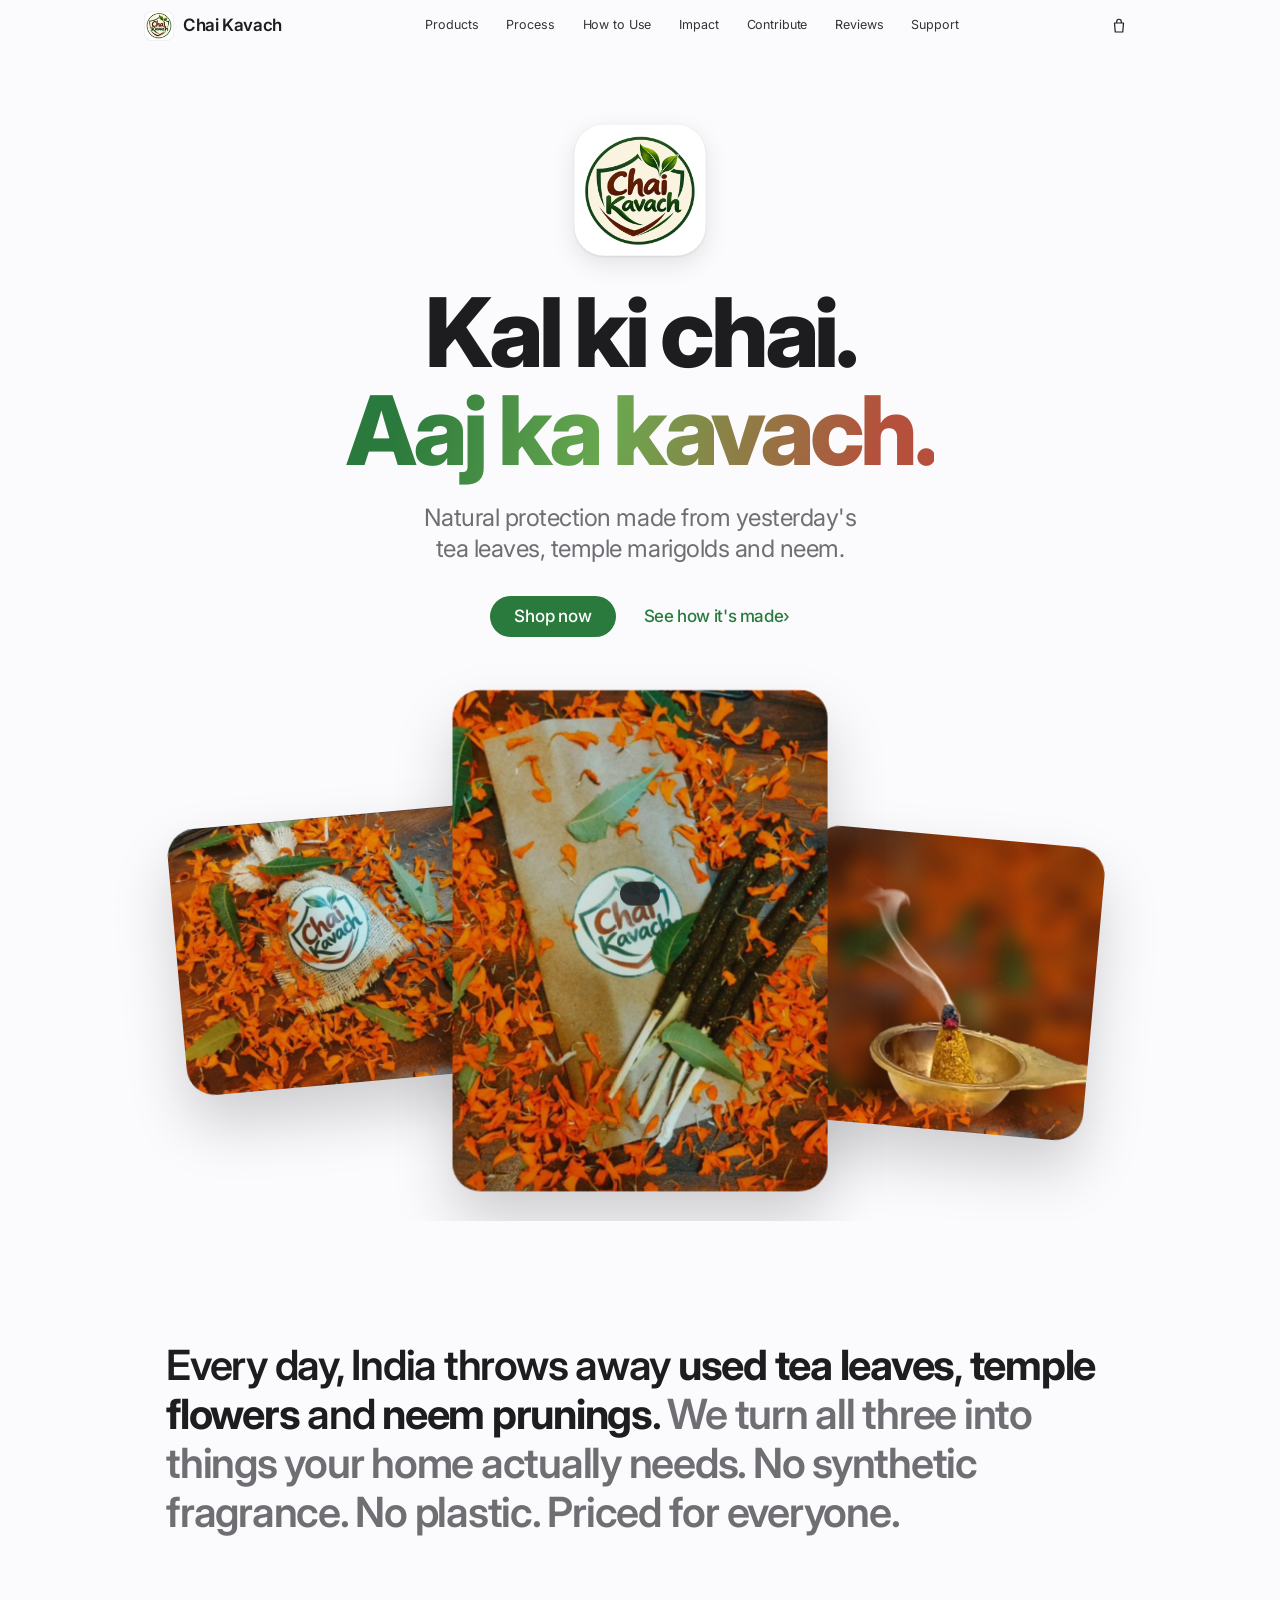
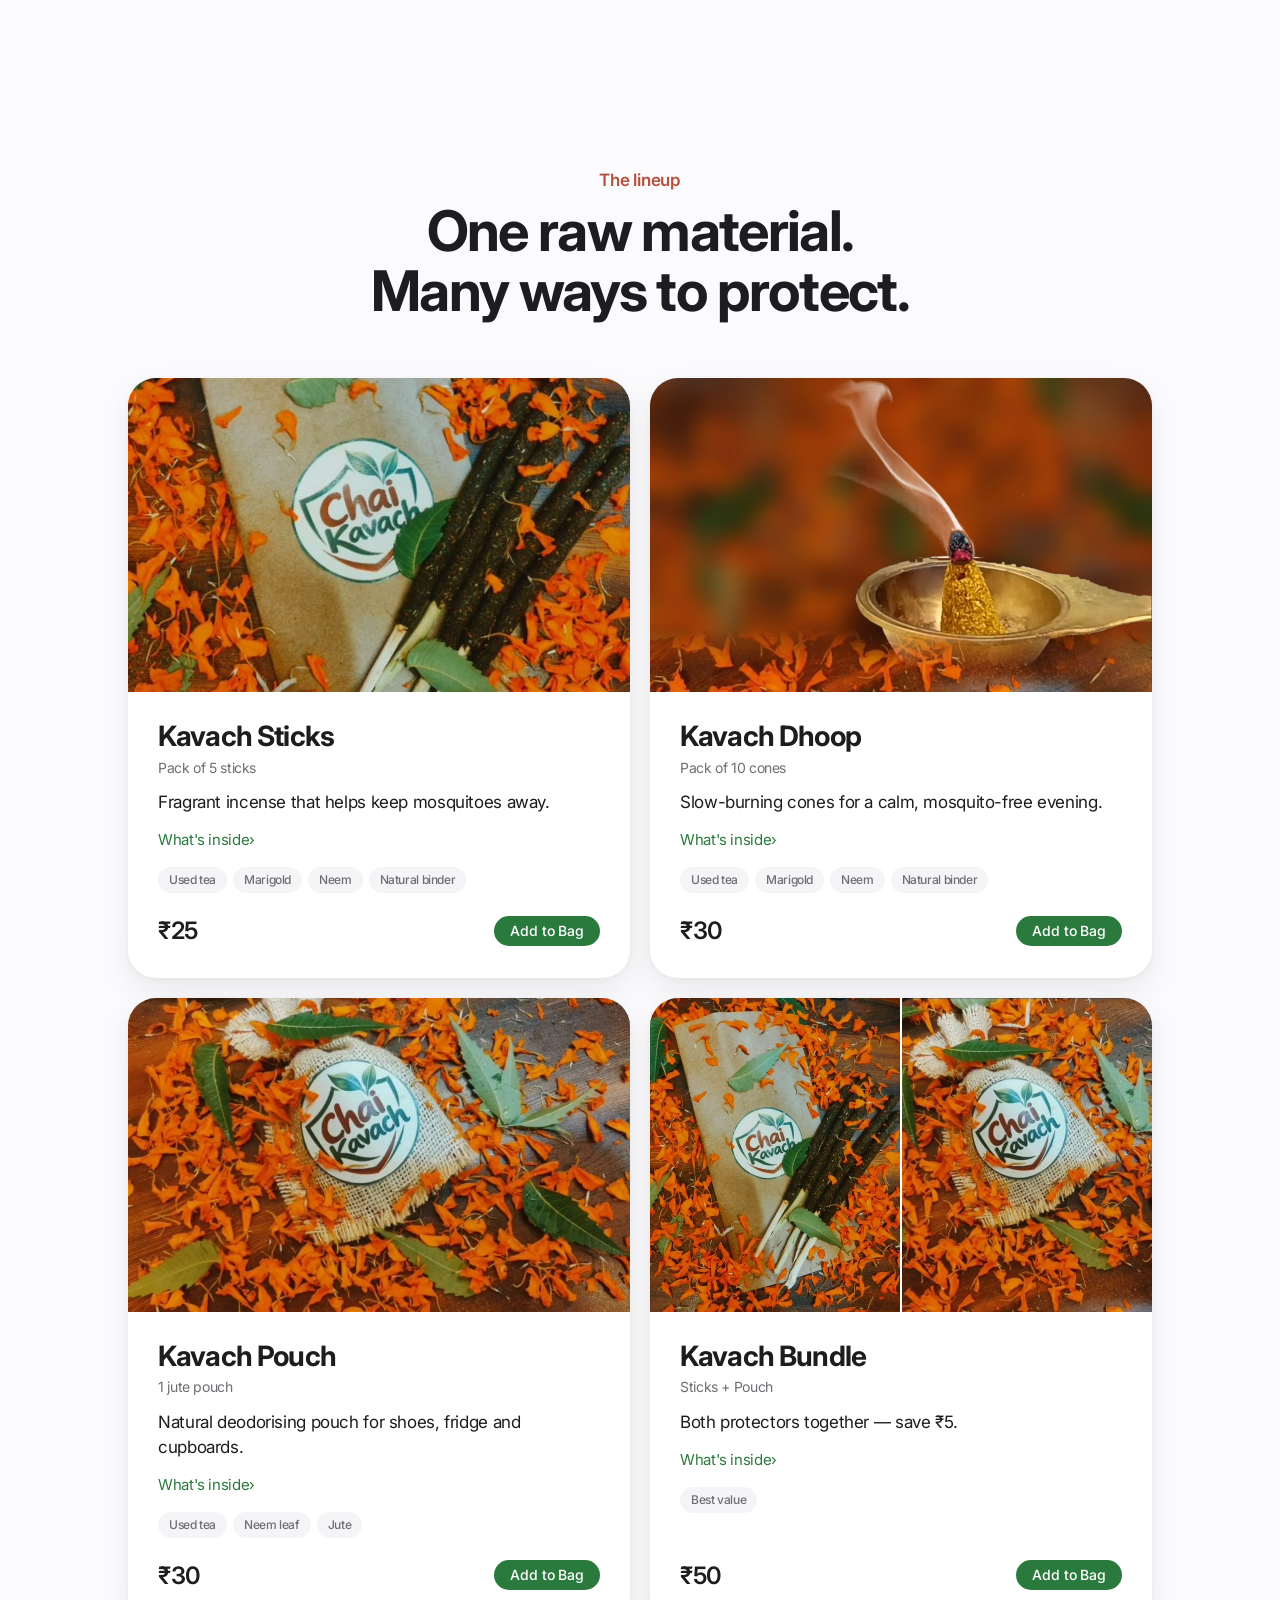
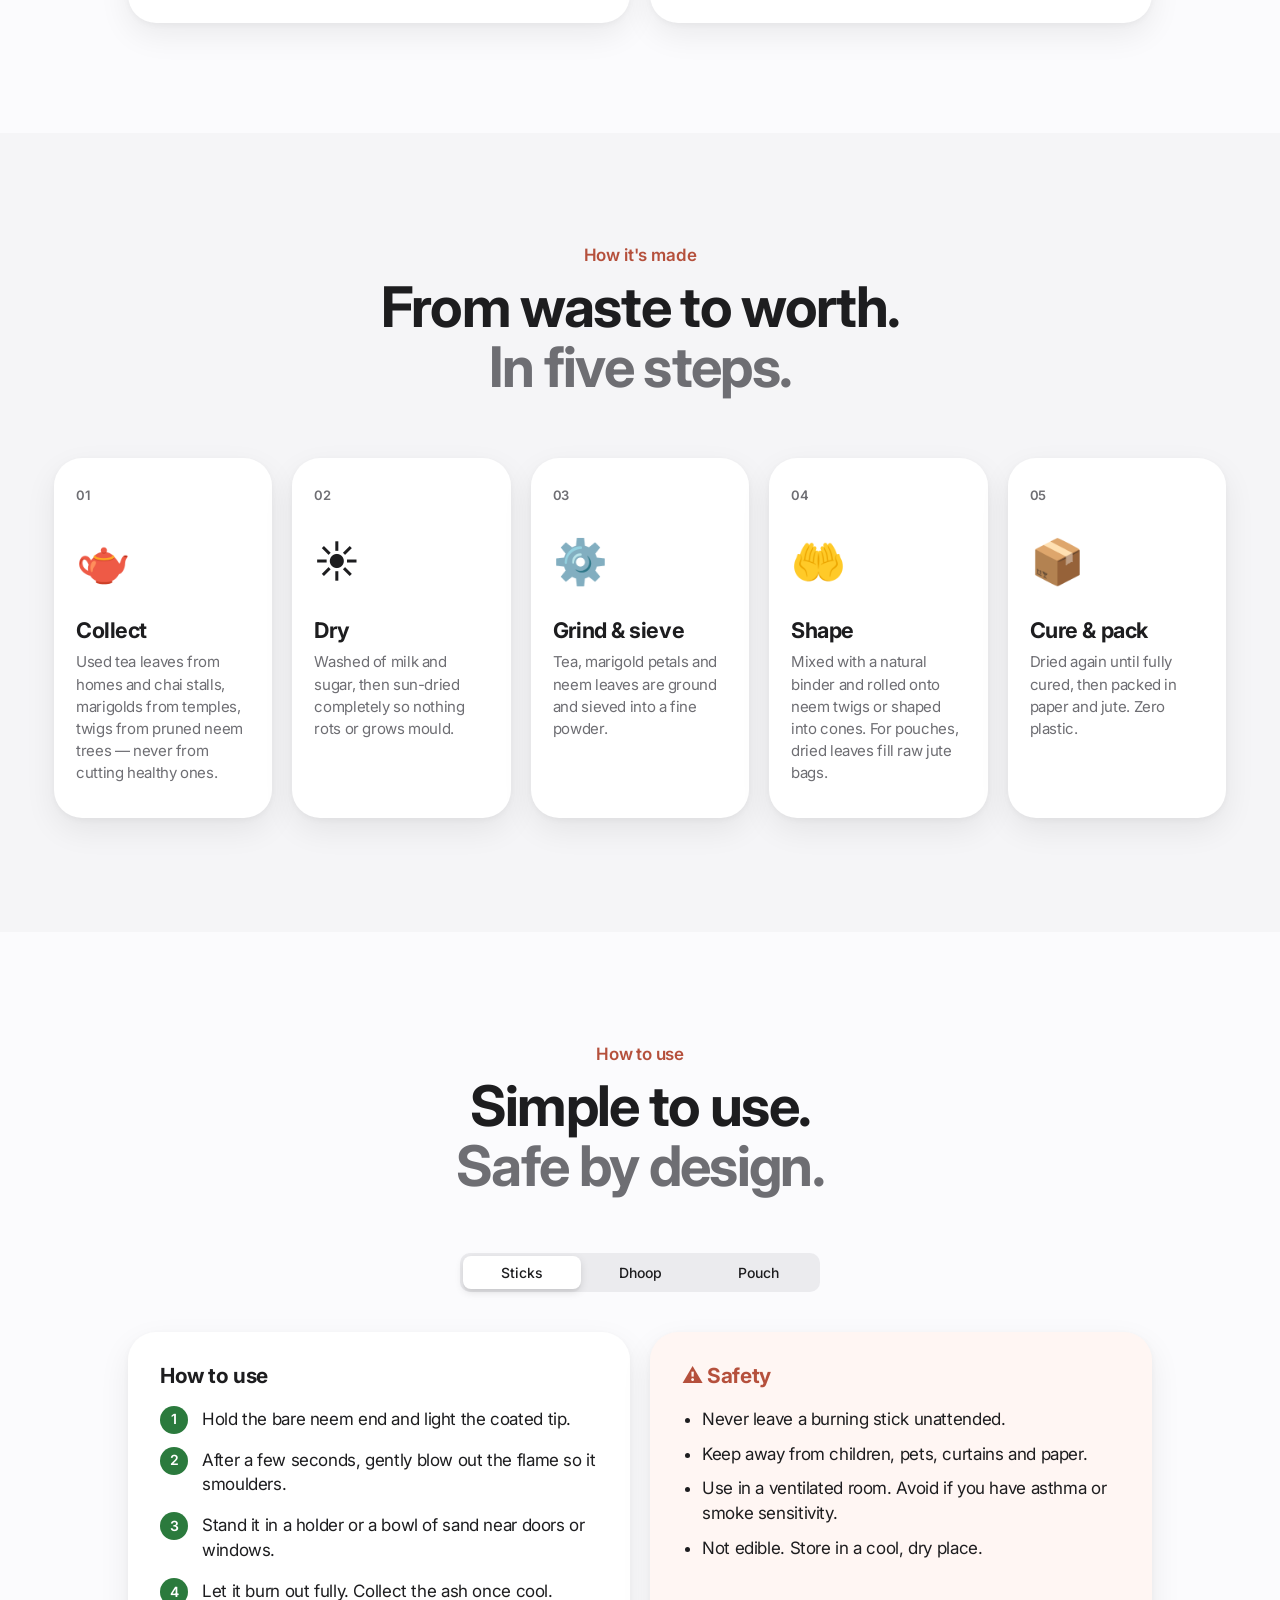
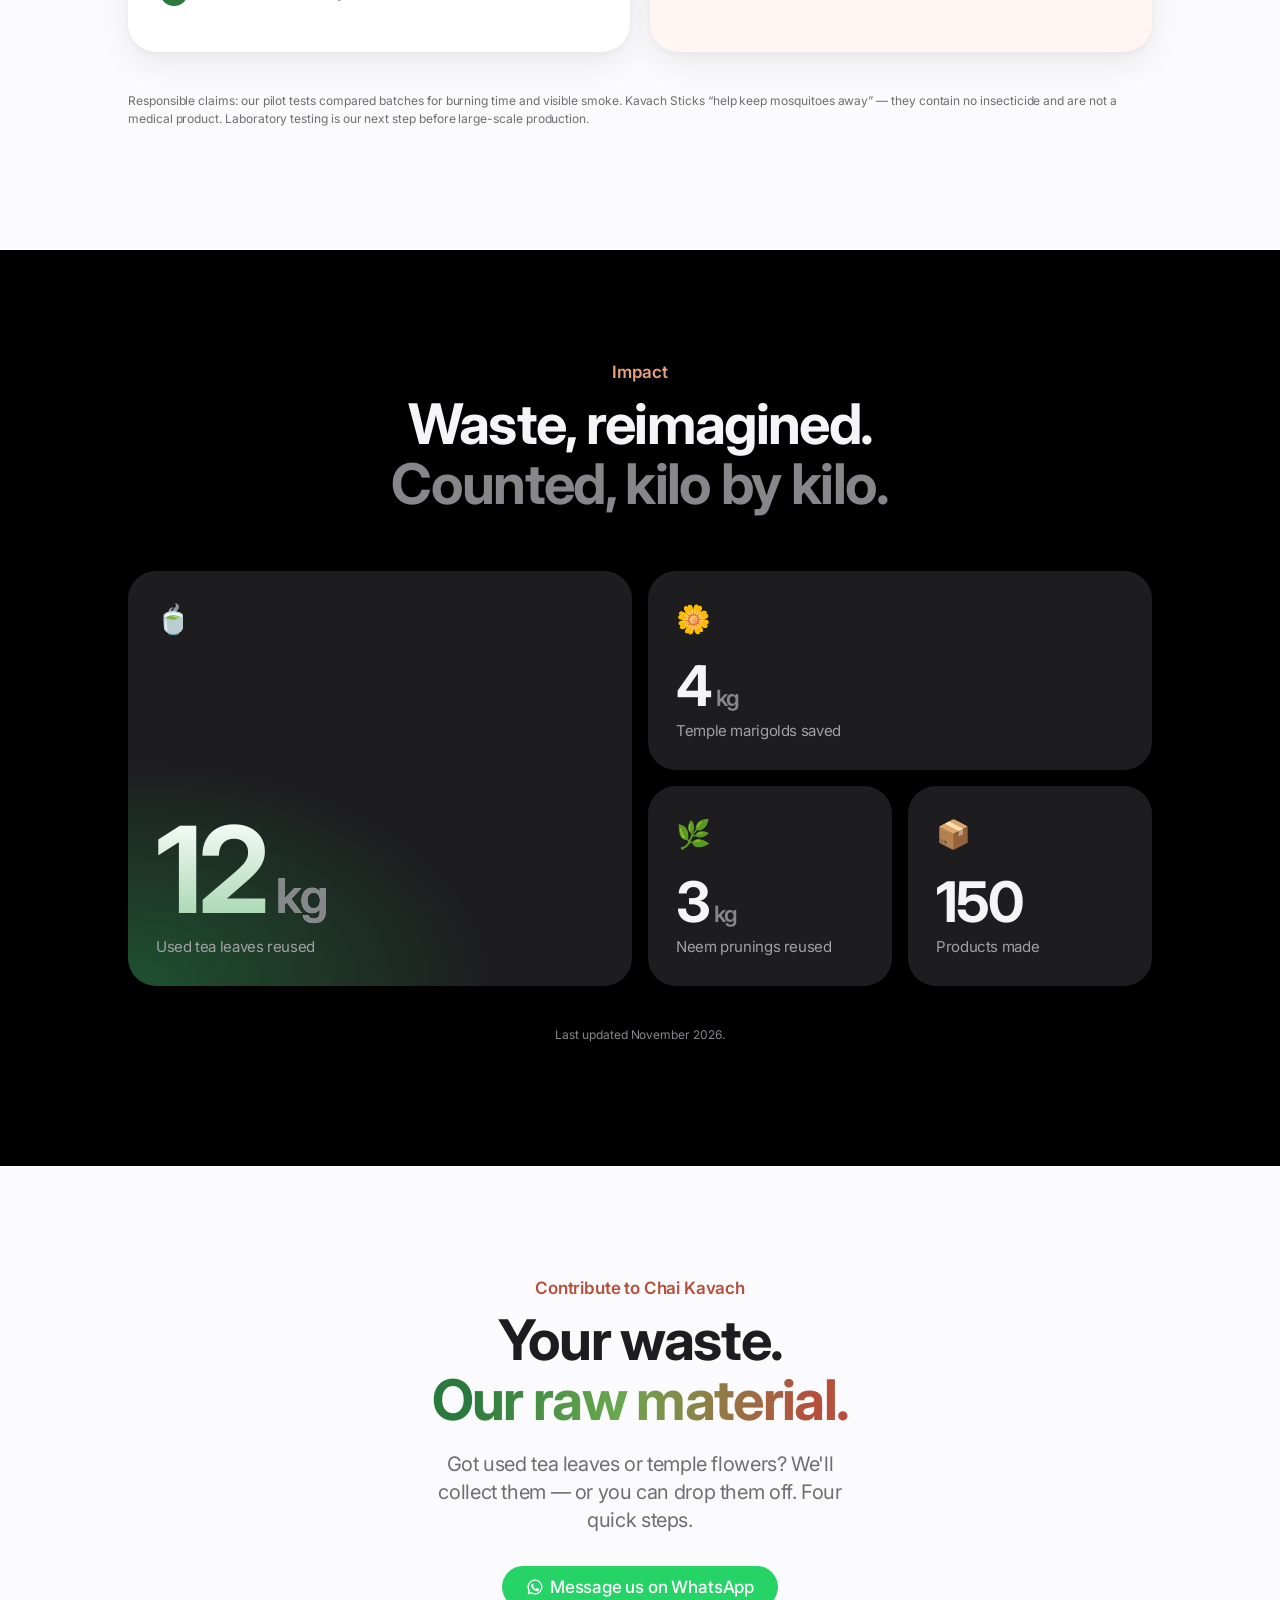
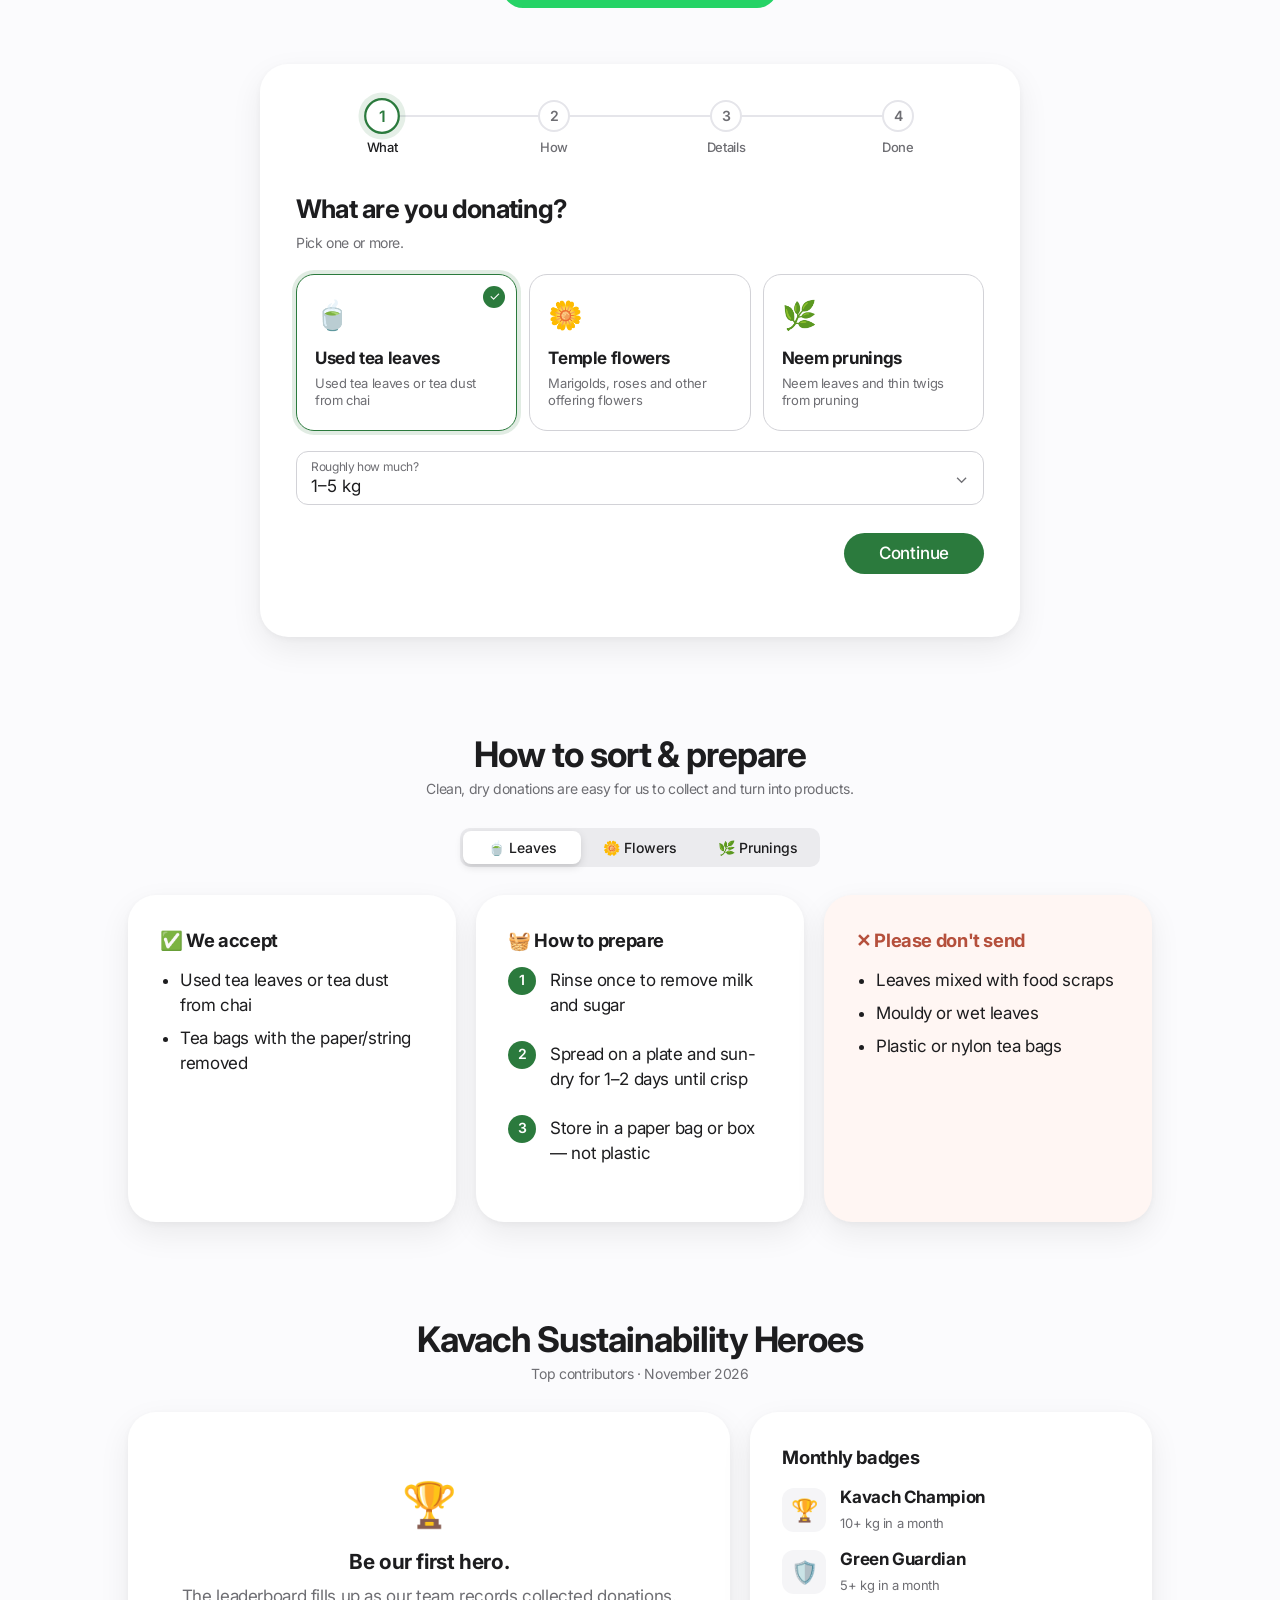
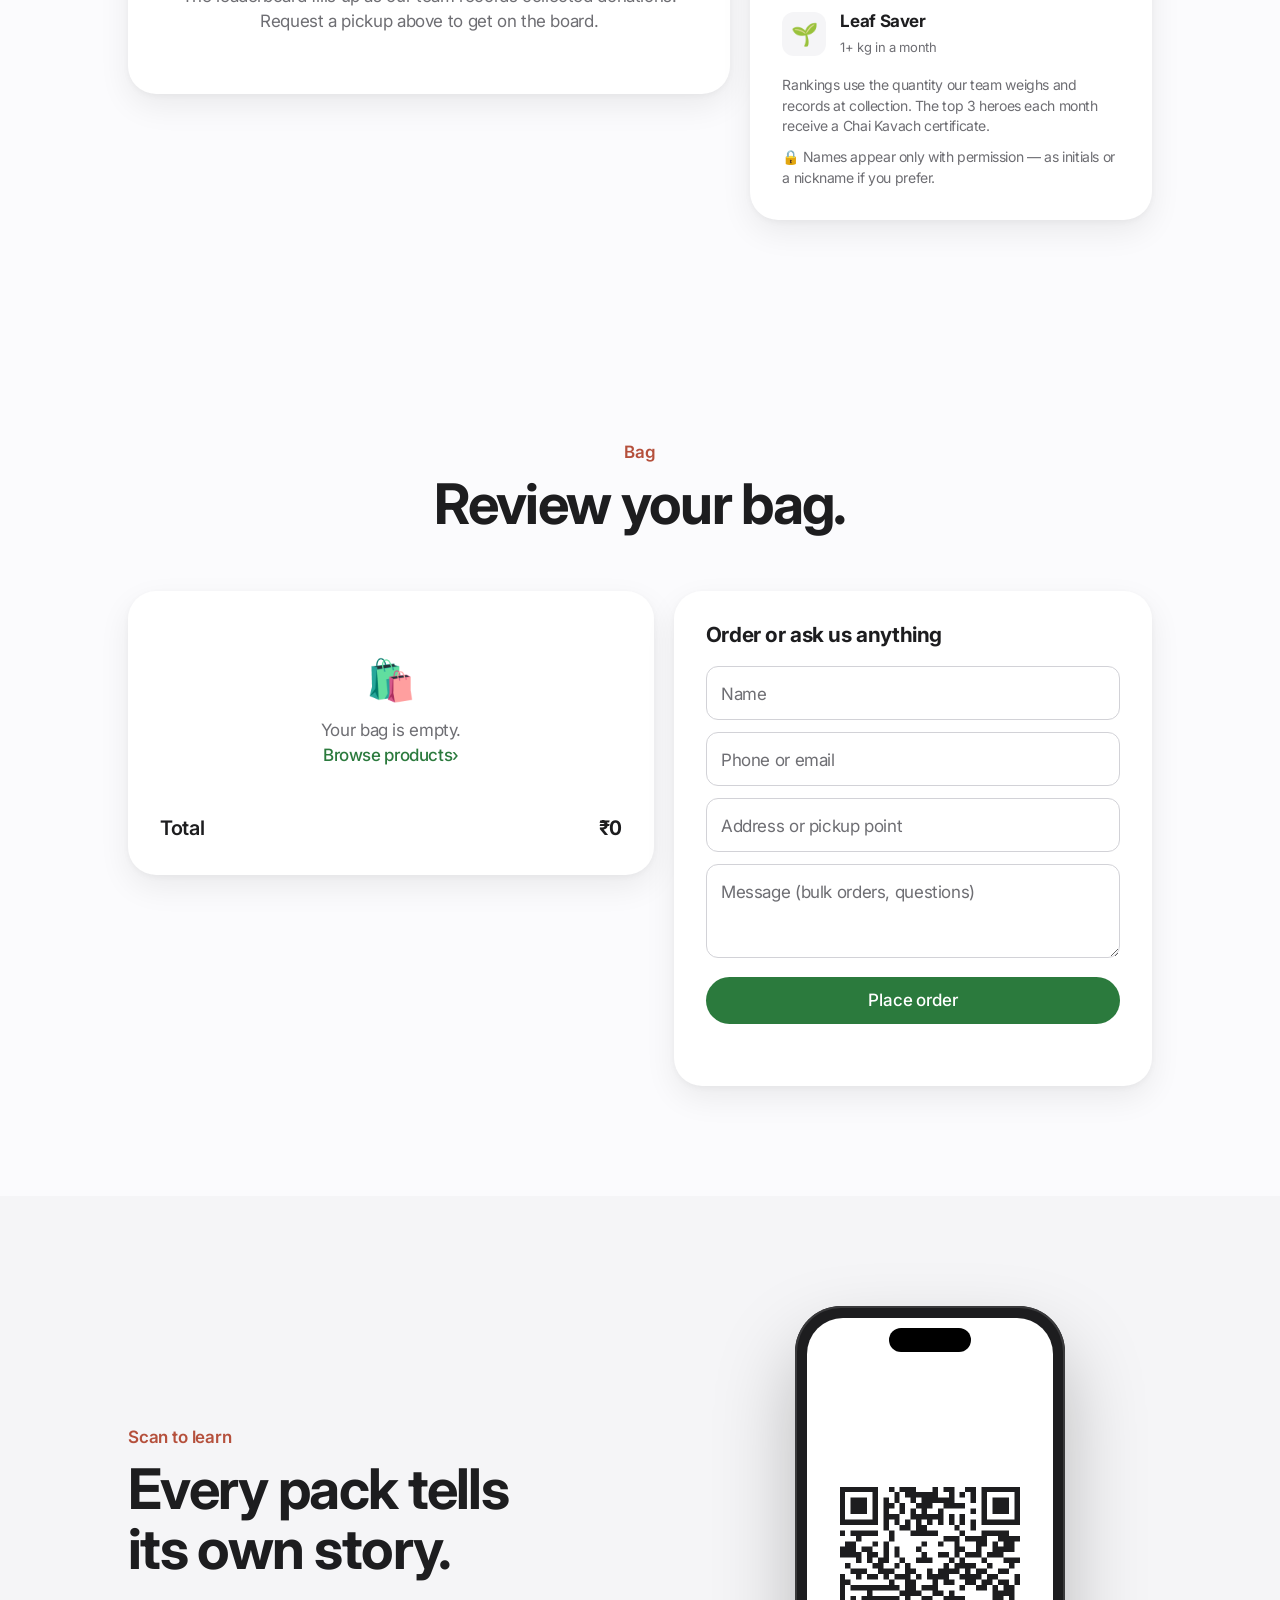
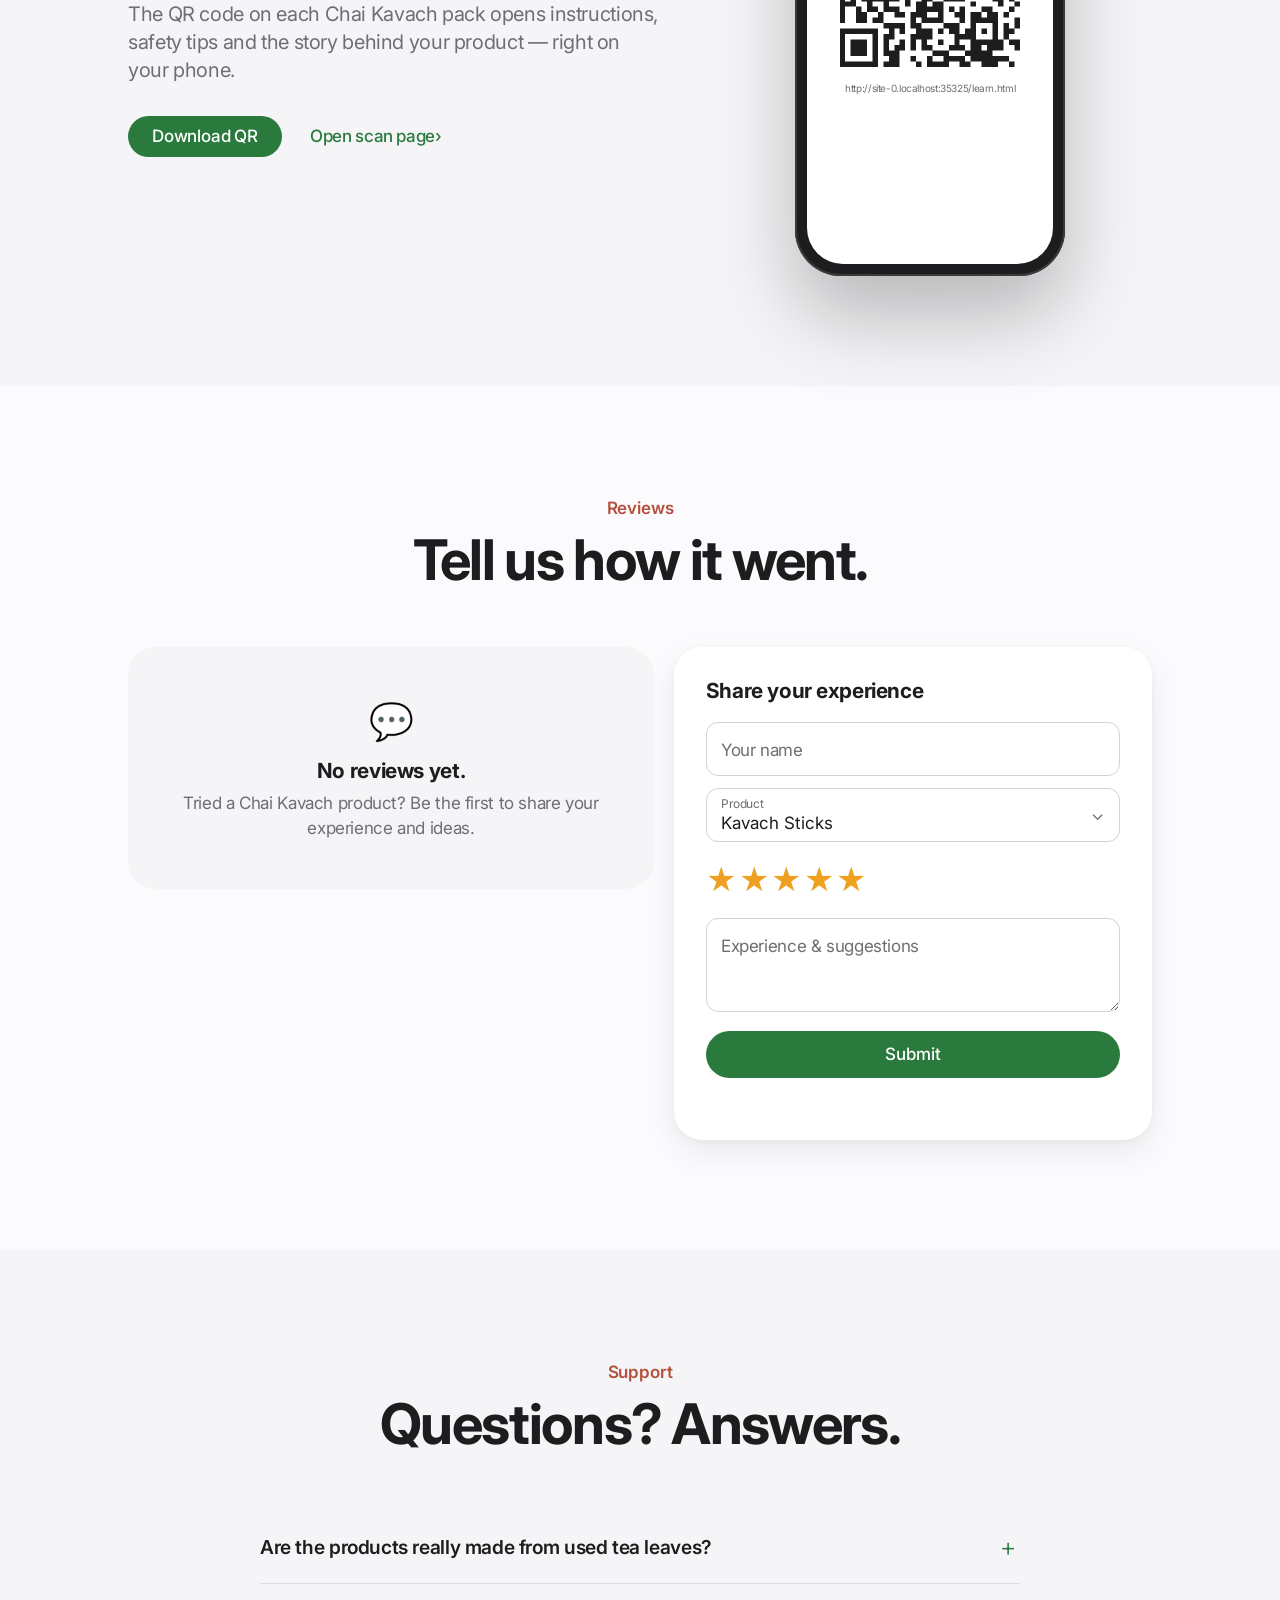
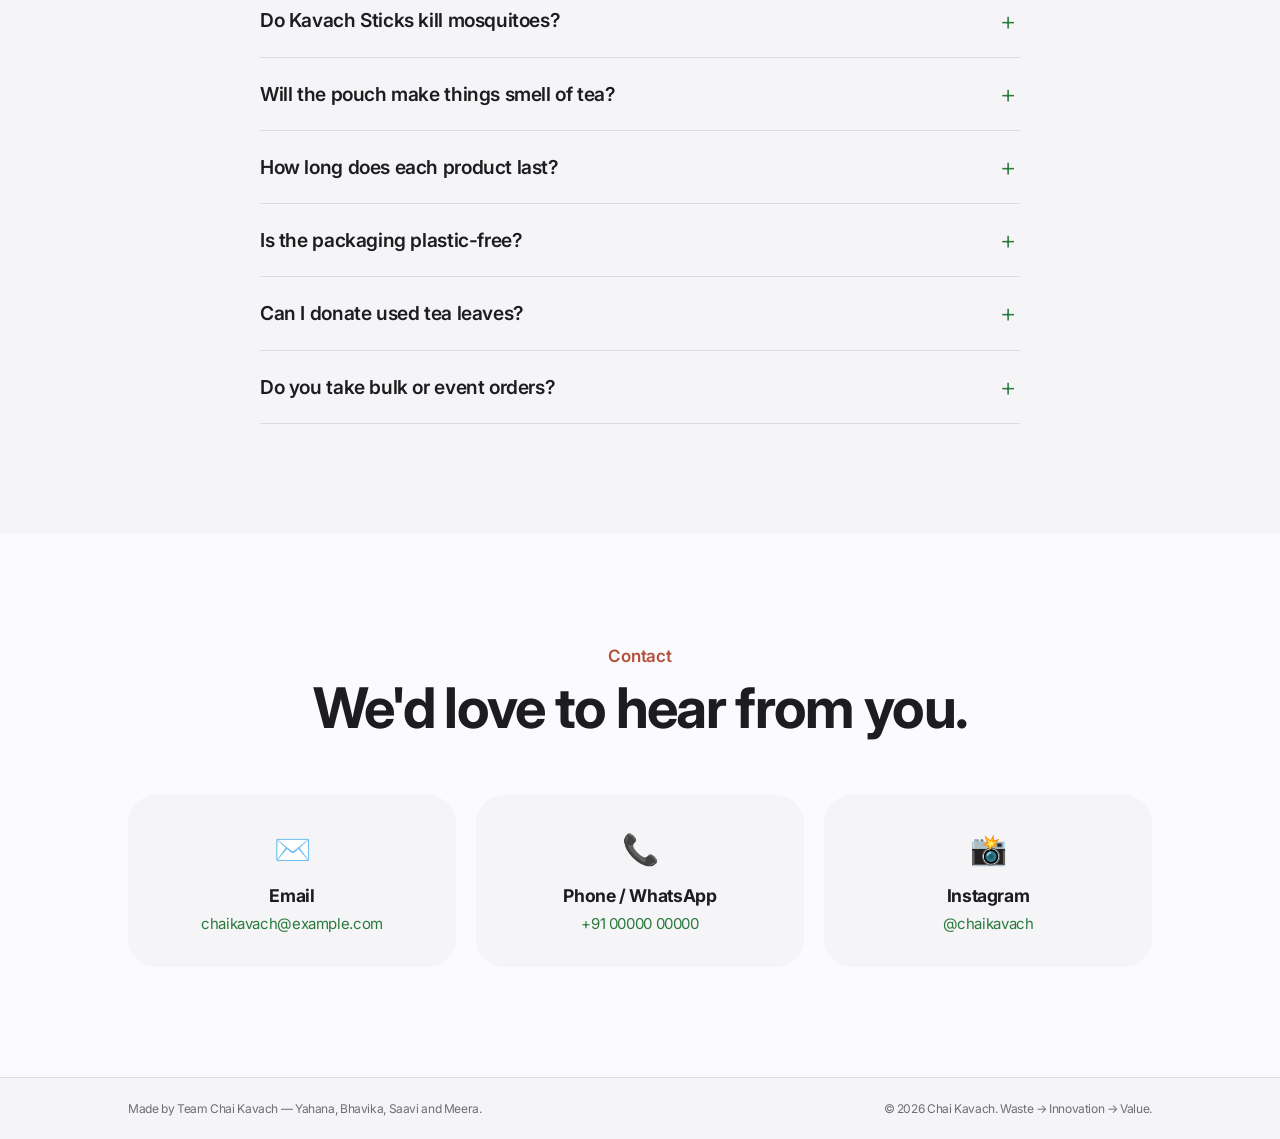
<file: index.html>
<!doctype html>
<html lang="en">
<head>
  <meta charset="utf-8">
  <meta name="viewport" content="width=device-width, initial-scale=1, viewport-fit=cover">
  <title>Chai Kavach — Kal ki chai, aaj ka kavach</title>
  <meta name="description" content="Chai Kavach upcycles used tea leaves, temple marigolds and pruned neem into natural incense sticks, dhoop and deodorising pouches.">
  <meta name="theme-color" content="#fbfbfd">
  <link rel="icon" href="images/favicon.png">
  <link rel="apple-touch-icon" href="images/logo.png">
  <link rel="preconnect" href="https://fonts.googleapis.com">
  <link rel="preconnect" href="https://fonts.gstatic.com" crossorigin>
  <link href="https://fonts.googleapis.com/css2?family=Inter:wght@400;500;600;700;800&display=swap" rel="stylesheet">
  <link rel="stylesheet" href="css/style.css">
  <script>document.documentElement.classList.add("js")</script>
</head>
<body>

<header class="nav-bar" id="navBar">
  <div class="nav-inner">
    <a href="#home" class="brand" aria-label="Chai Kavach home">
      <span class="app-icon sm"><img src="images/logo.png" alt="" width="28" height="28"></span>
      <span>Chai Kavach</span>
    </a>
    <nav id="nav" class="nav">
      <a href="#products">Products</a>
      <a href="#made">Process</a>
      <a href="#use">How to Use</a>
      <a href="#impact">Impact</a>
      <a href="#contribute">Contribute</a>
      <a href="#feedback">Reviews</a>
      <a href="#faq">Support</a>
    </nav>
    <div class="nav-actions">
      <a href="#shop" class="bag" id="bagBtn" aria-label="Bag">
        <svg viewBox="0 0 24 24" width="18" height="18" aria-hidden="true"><path d="M6 8h12l-1 12H7L6 8Zm3 0V6a3 3 0 0 1 6 0v2" fill="none" stroke="currentColor" stroke-width="1.6" stroke-linejoin="round"/></svg>
        <span class="bag-count" id="cartCount">0</span>
      </a>
      <button class="nav-toggle" aria-expanded="false" aria-controls="nav" aria-label="Menu"><span></span><span></span></button>
    </div>
  </div>
</header>

<main>

<!-- HERO -->
<section id="home" class="hero">
  <div class="hero-copy">
    <span class="app-icon xl reveal"><img src="images/logo.png" alt="Chai Kavach logo" width="132" height="132"></span>
    <h1 class="reveal">Kal ki chai.<br><span class="grad">Aaj ka kavach.</span></h1>
    <p class="hero-sub reveal">Natural protection made from yesterday's tea leaves, temple marigolds and neem.</p>
    <div class="hero-links reveal">
      <a href="#products" class="btn">Shop now</a>
      <a href="#made" class="link-arrow">See how it's made</a>
    </div>
  </div>
  <div class="hero-stage" id="heroStage">
    <figure class="stage-card c1"><img src="images/kavach-sticks.jpg" alt="Kavach Sticks on marigold petals"></figure>
    <figure class="stage-card c2"><img src="images/kavach-pouch.jpg" alt="Kavach Pouch on marigold petals"></figure>
    <figure class="stage-card c3"><img src="images/kavach-dhoop-square.jpg" alt="A Kavach Dhoop cone smouldering in a brass dish"></figure>
  </div>
</section>

<!-- STATEMENT -->
<section class="statement">
  <p class="reveal">Every day, India throws away <strong>used tea leaves</strong>, <strong>temple flowers</strong> and <strong>neem prunings</strong>. <span class="dim">We turn all three into things your home actually needs. No synthetic fragrance. No plastic. Priced for everyone.</span></p>
</section>

<!-- PRODUCTS -->
<section id="products" class="section">
  <header class="section-head reveal">
    <p class="eyebrow">The lineup</p>
    <h2>One raw material.<br>Many ways to protect.</h2>
  </header>
  <div class="tiles" id="productGrid"><!-- js --></div>
</section>

<!-- PROCESS -->
<section id="made" class="section section-alt">
  <header class="section-head reveal">
    <p class="eyebrow">How it's made</p>
    <h2>From waste to worth.<br><span class="dim">In five steps.</span></h2>
  </header>
  <div class="gallery" id="processGallery" tabindex="0" aria-label="Five process steps">
    <article class="g-card reveal"><span class="g-num">01</span><div class="g-emoji" aria-hidden="true">🫖</div><h3>Collect</h3><p>Used tea leaves from homes and chai stalls, marigolds from temples, twigs from pruned neem trees — never from cutting healthy ones.</p></article>
    <article class="g-card reveal"><span class="g-num">02</span><div class="g-emoji" aria-hidden="true">☀️</div><h3>Dry</h3><p>Washed of milk and sugar, then sun-dried completely so nothing rots or grows mould.</p></article>
    <article class="g-card reveal"><span class="g-num">03</span><div class="g-emoji" aria-hidden="true">⚙️</div><h3>Grind &amp; sieve</h3><p>Tea, marigold petals and neem leaves are ground and sieved into a fine powder.</p></article>
    <article class="g-card reveal"><span class="g-num">04</span><div class="g-emoji" aria-hidden="true">🤲</div><h3>Shape</h3><p>Mixed with a natural binder and rolled onto neem twigs or shaped into cones. For pouches, dried leaves fill raw jute bags.</p></article>
    <article class="g-card reveal"><span class="g-num">05</span><div class="g-emoji" aria-hidden="true">📦</div><h3>Cure &amp; pack</h3><p>Dried again until fully cured, then packed in paper and jute. Zero plastic.</p></article>
  </div>
  <div class="gallery-nav" aria-hidden="true">
    <div class="dots" id="processDots"><span></span><span></span><span></span><span></span><span></span></div>
    <div class="paddles"><button type="button" data-dir="-1" aria-label="Previous step">‹</button><button type="button" data-dir="1" aria-label="Next step">›</button></div>
  </div>
</section>

<!-- HOW TO USE -->
<section id="use" class="section">
  <header class="section-head reveal">
    <p class="eyebrow">How to use</p>
    <h2>Simple to use.<br><span class="dim">Safe by design.</span></h2>
  </header>
  <div class="segmented reveal" role="tablist" aria-label="Choose a product">
    <span class="seg-thumb" aria-hidden="true"></span>
    <button role="tab" aria-selected="true" data-tab="use-sticks">Sticks</button>
    <button role="tab" aria-selected="false" data-tab="use-dhoop">Dhoop</button>
    <button role="tab" aria-selected="false" data-tab="use-pouch">Pouch</button>
  </div>
  <div class="tab-panel" id="use-sticks">
    <div class="use-grid">
      <div class="panel"><h3>How to use</h3><ol class="steps-list">
        <li>Hold the bare neem end and light the coated tip.</li>
        <li>After a few seconds, gently blow out the flame so it smoulders.</li>
        <li>Stand it in a holder or a bowl of sand near doors or windows.</li>
        <li>Let it burn out fully. Collect the ash once cool.</li></ol></div>
      <div class="panel safety"><h3>Safety</h3><ul>
        <li>Never leave a burning stick unattended.</li>
        <li>Keep away from children, pets, curtains and paper.</li>
        <li>Use in a ventilated room. Avoid if you have asthma or smoke sensitivity.</li>
        <li>Not edible. Store in a cool, dry place.</li></ul></div>
    </div>
  </div>
  <div class="tab-panel" id="use-dhoop" hidden>
    <div class="use-grid">
      <div class="panel"><h3>How to use</h3><ol class="steps-list">
        <li>Place one cone on a heat-proof dish or dhoop stand.</li>
        <li>Light the pointed tip and let it catch.</li>
        <li>Blow out the flame. The cone smoulders and releases fragrant smoke.</li>
        <li>One cone lasts roughly 15–20 minutes.</li></ol></div>
      <div class="panel safety"><h3>Safety</h3><ul>
        <li>The base gets hot — always use a heat-proof surface.</li>
        <li>Never leave burning unattended or overnight.</li>
        <li>Keep away from children, pets and flammable items.</li>
        <li>Ventilate the room. Stop if you feel discomfort.</li></ul></div>
    </div>
  </div>
  <div class="tab-panel" id="use-pouch" hidden>
    <div class="use-grid">
      <div class="panel"><h3>How to use</h3><ol class="steps-list">
        <li>Place in shoes, the fridge, cupboards or drawers.</li>
        <li>It absorbs odour and moisture naturally.</li>
        <li>Every 2–3 weeks, refresh it in sunlight for a few hours.</li>
        <li>After ~2 months, compost the leaves in plant soil and reuse the jute bag.</li></ol></div>
      <div class="panel safety"><h3>Safety</h3><ul>
        <li>Not edible — keep out of reach of children and pets.</li>
        <li>In the fridge, avoid direct contact with uncovered food.</li>
        <li>Keep it dry. Replace if it gets damp or smells musty.</li></ul></div>
    </div>
  </div>
  <p class="footnote reveal">Responsible claims: our pilot tests compared batches for burning time and visible smoke. Kavach Sticks “help keep mosquitoes away” — they contain no insecticide and are not a medical product. Laboratory testing is our next step before large-scale production.</p>
</section>

<!-- IMPACT -->
<section id="impact" class="section dark">
  <header class="section-head reveal">
    <p class="eyebrow">Impact</p>
    <h2>Waste, reimagined.<br><span class="dim">Counted, kilo by kilo.</span></h2>
  </header>
  <div class="bento" id="impactStats"><!-- js --></div>
  <p class="footnote center" id="impactUpdated"></p>
</section>


<!-- CONTRIBUTE -->
<section id="contribute" class="section">
  <header class="section-head reveal">
    <p class="eyebrow">Contribute to Chai Kavach</p>
    <h2>Your waste.<br><span class="grad">Our raw material.</span></h2>
    <p class="lede center-lede">Got used tea leaves or temple flowers? We'll collect them — or you can drop them off. Four quick steps.</p>
    <div class="hero-links"><a class="btn btn-wa" id="waTop" href="#" target="_blank" rel="noopener">
      <svg viewBox="0 0 24 24" width="18" height="18" aria-hidden="true"><path fill="currentColor" d="M12 2a10 10 0 0 0-8.6 15.1L2 22l5-1.3A10 10 0 1 0 12 2Zm0 18.2a8.2 8.2 0 0 1-4.2-1.2l-.3-.2-3 .8.8-2.9-.2-.3A8.2 8.2 0 1 1 12 20.2Zm4.5-6.1c-.2-.1-1.5-.7-1.7-.8-.2-.1-.4-.1-.6.1l-.8 1c-.1.2-.3.2-.5.1a6.7 6.7 0 0 1-3.3-2.9c-.3-.4.2-.4.7-1.3.1-.2 0-.3 0-.4l-.8-1.8c-.2-.5-.4-.4-.6-.4h-.5a1 1 0 0 0-.7.3 3 3 0 0 0-.9 2.2 5.2 5.2 0 0 0 1.1 2.7 11.8 11.8 0 0 0 4.5 4c1.7.7 2.3.8 3.2.6.5-.1 1.5-.6 1.7-1.2.2-.6.2-1.1.2-1.2-.1-.1-.3-.2-.5-.3Z"/></svg>
      Message us on WhatsApp</a></div>
  </header>

  <div class="wizard panel reveal" id="wizard">
    <ol class="wiz-progress" aria-label="Contribution steps">
      <li class="active"><span>1</span>What</li>
      <li><span>2</span>How</li>
      <li><span>3</span>Details</li>
      <li><span>4</span>Done</li>
    </ol>
    <form id="donateForm" novalidate>
      <!-- Step 1 -->
      <fieldset class="wiz-step" data-step="1">
        <legend>What are you donating?</legend>
        <p class="hint">Pick one or more.</p>
        <div class="choice-grid" id="donateChoices"><!-- js --></div>
        <div class="field select qty"><select id="d-qty" name="quantity">
          <option>Less than 1 kg</option><option selected>1–5 kg</option><option>5–20 kg</option><option>More than 20 kg (shop / temple / event)</option>
        </select><label for="d-qty">Roughly how much?</label></div>
      </fieldset>
      <!-- Step 2 -->
      <fieldset class="wiz-step" data-step="2" hidden>
        <legend>Pickup or drop-off?</legend>
        <div class="choice-grid two">
          <label class="choice"><input type="radio" name="method" value="Pickup" checked><span class="choice-card"><span class="choice-ic">🚲</span><strong>Request a pickup</strong><small>Our team collects from you</small></span></label>
          <label class="choice"><input type="radio" name="method" value="Drop-off"><span class="choice-card"><span class="choice-ic">📍</span><strong>I'll drop it off</strong><small id="dropOffText"></small></span></label>
        </div>
        <div class="pickup-only">
          <div class="row2">
            <div class="field"><input id="d-date" name="date" type="date"><label for="d-date" class="fixed">Preferred date</label></div>
            <div class="field select"><select id="d-slot" name="slot"><option>Morning (8–11 am)</option><option>Afternoon (12–4 pm)</option><option>Evening (4–7 pm)</option></select><label for="d-slot">Preferred time</label></div>
          </div>
        </div>
      </fieldset>
      <!-- Step 3 -->
      <fieldset class="wiz-step" data-step="3" hidden>
        <legend>Your details</legend>
        <div class="row2">
          <div class="field"><input id="d-name" name="name" required autocomplete="name" placeholder=" "><label for="d-name">Full name</label></div>
          <div class="field"><input id="d-phone" name="phone" required type="tel" autocomplete="tel" placeholder=" "><label for="d-phone">Phone (WhatsApp preferred)</label></div>
        </div>
        <div class="field pickup-only"><textarea id="d-addr" name="address" rows="2" placeholder=" "></textarea><label for="d-addr">Pickup address / landmark</label></div>
        <button type="button" class="link-arrow loc-btn pickup-only" id="useLocation">Use my current location</button>
        <p class="hint" id="locNote"></p>

        <div class="privacy">
          <h4>Hero leaderboard — how should we show you?</h4>
          <p class="hint">We'll only display what you choose. You can change this anytime by messaging us.</p>
          <div class="privacy-opts">
            <label class="pill-opt"><input type="radio" name="privacy" value="initials" checked><span>Initials only</span></label>
            <label class="pill-opt"><input type="radio" name="privacy" value="nickname"><span>A nickname</span></label>
            <label class="pill-opt"><input type="radio" name="privacy" value="full"><span>My full name</span></label>
            <label class="pill-opt"><input type="radio" name="privacy" value="hidden"><span>Don't show me</span></label>
          </div>
          <div class="field nickname" hidden><input id="d-nick" name="nickname" placeholder=" " maxlength="24"><label for="d-nick">Nickname</label></div>
          <p class="preview">Shown as: <strong id="displayPreview">—</strong></p>
        </div>
      </fieldset>
      <!-- Step 4 -->
      <div class="wiz-step done" data-step="4" hidden>
        <div class="check" aria-hidden="true"><svg viewBox="0 0 52 52"><circle cx="26" cy="26" r="24"/><path d="M15 27l7 7 15-16"/></svg></div>
        <h3>Thank you, <span id="doneName"></span>!</h3>
        <p class="hint">Your reference is <strong id="doneRef"></strong>. Here's what we received:</p>
        <dl class="summary" id="doneSummary"></dl>
        <p class="form-note" id="donateNote" role="status"></p>
        <div class="hero-links">
          <a class="btn btn-wa" id="waConfirm" href="#" target="_blank" rel="noopener">Confirm on WhatsApp</a>
          <button type="button" class="link-arrow" id="donateAgain">Make another contribution</button>
        </div>
      </div>
      <div class="wiz-actions">
        <button type="button" class="btn btn-ghost" id="wizBack" hidden>Back</button>
        <button type="button" class="btn" id="wizNext">Continue</button>
      </div>
      <p class="form-error" id="wizError" role="alert"></p>
    </form>
  </div>

  <!-- Sorting guide -->
  <div class="sub-head reveal">
    <h3 class="sub-title">How to sort &amp; prepare</h3>
    <p class="hint center">Clean, dry donations are easy for us to collect and turn into products.</p>
  </div>
  <div class="segmented reveal" role="tablist" aria-label="Choose a material" id="sortTabs"><!-- js --></div>
  <div id="sortPanels"><!-- js --></div>

  <!-- Leaderboard -->
  <div class="sub-head reveal">
    <h3 class="sub-title">Kavach Sustainability Heroes</h3>
    <p class="hint center" id="heroMonth"></p>
  </div>
  <div class="heroes reveal">
    <div class="panel board" id="heroBoard"><!-- js --></div>
    <div class="panel badges">
      <h4>Monthly badges</h4>
      <ul id="badgeList"></ul>
      <p class="hint">Rankings use the quantity our team weighs and records at collection. The top 3 heroes each month receive a Chai Kavach certificate.</p>
      <p class="hint">🔒 Names appear only with permission — as initials or a nickname if you prefer.</p>
    </div>
  </div>
</section>

<!-- SHOP -->
<section id="shop" class="section">
  <header class="section-head reveal">
    <p class="eyebrow">Bag</p>
    <h2>Review your bag.</h2>
  </header>
  <div class="shop-grid">
    <div class="panel reveal">
      <div id="cartItems" class="cart-items"></div>
      <div class="cart-total"><span>Total</span><strong id="cartTotal">₹0</strong></div>
    </div>
    <form id="orderForm" class="panel form reveal">
      <h3>Order or ask us anything</h3>
      <div class="field"><input id="o-name" name="name" required autocomplete="name" placeholder=" "><label for="o-name">Name</label></div>
      <div class="field"><input id="o-contact" name="contact" required placeholder=" "><label for="o-contact">Phone or email</label></div>
      <div class="field"><input id="o-address" name="address" placeholder=" "><label for="o-address">Address or pickup point</label></div>
      <div class="field"><textarea id="o-msg" name="message" rows="3" placeholder=" "></textarea><label for="o-msg">Message (bulk orders, questions)</label></div>
      <button class="btn btn-block" type="submit">Place order</button>
      <p class="form-note" id="orderNote" role="status"></p>
    </form>
  </div>
</section>

<!-- QR -->
<section id="qr" class="section section-alt">
  <div class="qr-wrap">
    <div class="reveal">
      <p class="eyebrow">Scan to learn</p>
      <h2>Every pack tells<br>its own story.</h2>
      <p class="lede">The QR code on each Chai Kavach pack opens instructions, safety tips and the story behind your product — right on your phone.</p>
      <div class="hero-links left">
        <button class="btn" id="qrDownload" type="button">Download QR</button>
        <a href="learn.html" class="link-arrow">Open scan page</a>
      </div>
    </div>
    <div class="phone reveal" aria-hidden="false">
      <div class="phone-screen">
        <div id="qrCode" aria-label="QR code linking to the Chai Kavach learn page"></div>
        <small id="qrUrl"></small>
      </div>
    </div>
  </div>
</section>

<!-- FEEDBACK -->
<section id="feedback" class="section">
  <header class="section-head reveal">
    <p class="eyebrow">Reviews</p>
    <h2>Tell us how it went.</h2>
  </header>
  <div class="shop-grid">
    <div id="reviews" class="reviews reveal"></div>
    <form id="feedbackForm" class="panel form reveal">
      <h3>Share your experience</h3>
      <div class="field"><input id="f-name" name="name" required placeholder=" "><label for="f-name">Your name</label></div>
      <div class="field select"><select id="f-product" name="product"><option>Kavach Sticks</option><option>Kavach Dhoop</option><option>Kavach Pouch</option><option>Kavach Bundle</option></select><label for="f-product">Product</label></div>
      <fieldset class="stars-input"><legend>Rating</legend>
        <input type="radio" id="s5" name="rating" value="5" checked><label for="s5" title="5 stars">★</label>
        <input type="radio" id="s4" name="rating" value="4"><label for="s4" title="4 stars">★</label>
        <input type="radio" id="s3" name="rating" value="3"><label for="s3" title="3 stars">★</label>
        <input type="radio" id="s2" name="rating" value="2"><label for="s2" title="2 stars">★</label>
        <input type="radio" id="s1" name="rating" value="1"><label for="s1" title="1 star">★</label>
      </fieldset>
      <div class="field"><textarea id="f-text" name="text" rows="3" required placeholder=" "></textarea><label for="f-text">Experience &amp; suggestions</label></div>
      <button class="btn btn-block" type="submit">Submit</button>
      <p class="form-note" id="feedbackNote" role="status"></p>
    </form>
  </div>
</section>

<!-- FAQ -->
<section id="faq" class="section section-alt">
  <header class="section-head reveal">
    <p class="eyebrow">Support</p>
    <h2>Questions? Answers.</h2>
  </header>
  <div class="faq reveal">
    <details><summary>Are the products really made from used tea leaves?</summary><div class="faq-a"><p>Yes. Used tea leaves are collected, cleaned of milk and sugar, sun-dried and ground. They're the main ingredient in all three products.</p></div></details>
    <details><summary>Do Kavach Sticks kill mosquitoes?</summary><div class="faq-a"><p>No. They contain no insecticide. The neem and marigold smoke helps keep mosquitoes away. Lab testing is planned before we scale up.</p></div></details>
    <details><summary>Will the pouch make things smell of tea?</summary><div class="faq-a"><p>Only a faint, earthy smell at first. Dried tea leaves absorb odours rather than adding fragrance.</p></div></details>
    <details><summary>How long does each product last?</summary><div class="faq-a"><p>A stick burns for about 30–45 minutes, a dhoop cone about 15–20 minutes, and a pouch stays effective for about 2 months if you sun it regularly.</p></div></details>
    <details><summary>Is the packaging plastic-free?</summary><div class="faq-a"><p>Yes. Sticks and dhoop come in paper packs, and the pouch itself is raw jute.</p></div></details>
    <details><summary>Can I donate used tea leaves?</summary><div class="faq-a"><p>Please do! Dry them first and get in touch using the details below.</p></div></details>
    <details><summary>Do you take bulk or event orders?</summary><div class="faq-a"><p>Yes — use the order form and mention the quantity you need.</p></div></details>
  </div>
</section>

<!-- CONTACT -->
<section id="contact" class="section">
  <header class="section-head reveal">
    <p class="eyebrow">Contact</p>
    <h2>We'd love to hear from you.</h2>
  </header>
  <div class="contact-grid reveal">
    <a class="contact-card" id="contactEmail" href="#"><span class="c-ic" aria-hidden="true">✉️</span><strong>Email</strong><span></span></a>
    <a class="contact-card" id="contactPhone" href="#"><span class="c-ic" aria-hidden="true">📞</span><strong>Phone / WhatsApp</strong><span></span></a>
    <a class="contact-card" id="contactInsta" href="#" target="_blank" rel="noopener"><span class="c-ic" aria-hidden="true">📸</span><strong>Instagram</strong><span></span></a>
  </div>
</section>

</main>

<footer class="footer">
  <div class="footer-inner">
    <p>Made by Team Chai Kavach — Yahana, Bhavika, Saavi and Meera.</p>
    <p>© <span id="year"></span> Chai Kavach. Waste → Innovation → Value.</p>
  </div>
</footer>

<div class="toast" id="toast" role="status" aria-live="polite"></div>

<script src="js/qrcode.min.js"></script>
<script src="js/config.js"></script>
<script src="js/main.js"></script>
</body>
</html>
</file>
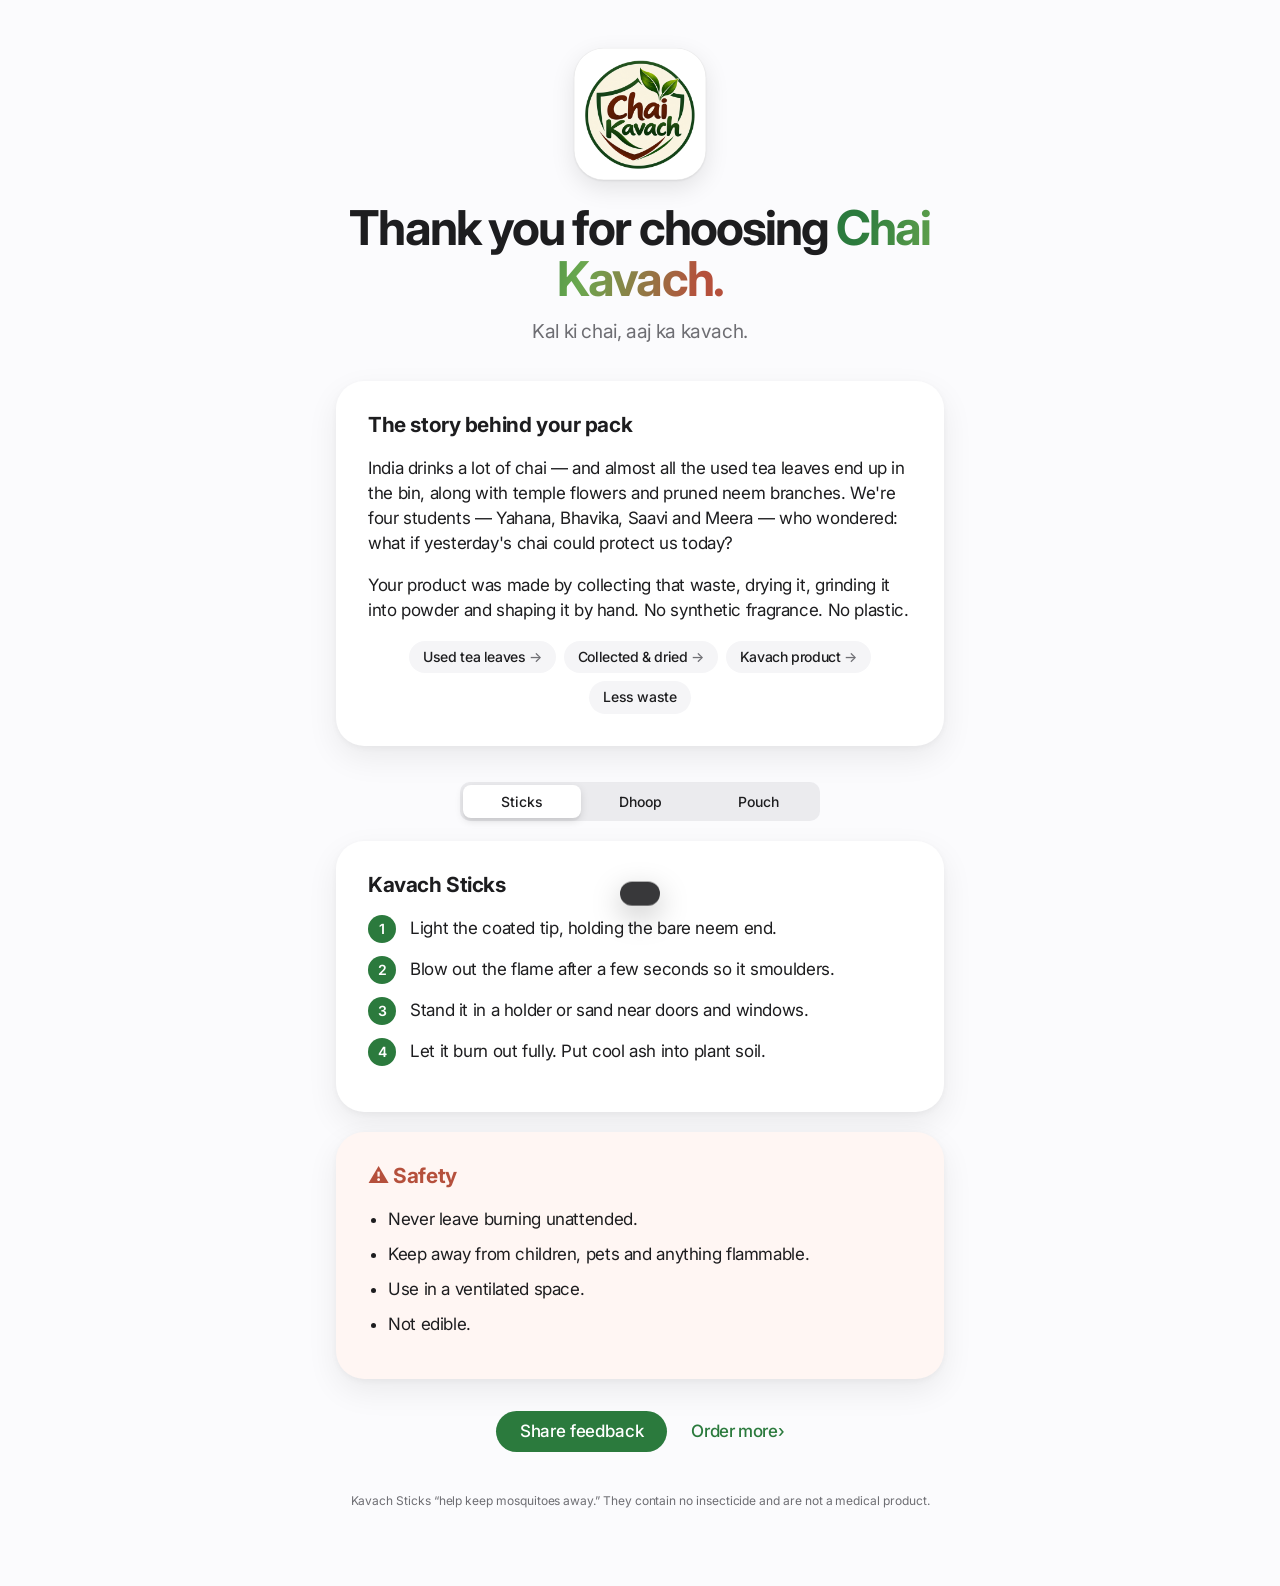
<file: learn.html>
<!doctype html>
<html lang="en">
<head>
  <meta charset="utf-8">
  <meta name="viewport" content="width=device-width, initial-scale=1, viewport-fit=cover">
  <title>Chai Kavach — Scan to Learn</title>
  <meta name="description" content="Instructions, safety tips and the story behind your Chai Kavach product.">
  <meta name="theme-color" content="#fbfbfd">
  <link rel="icon" href="images/favicon.png">
  <link rel="apple-touch-icon" href="images/logo.png">
  <link rel="preconnect" href="https://fonts.googleapis.com">
  <link rel="preconnect" href="https://fonts.gstatic.com" crossorigin>
  <link href="https://fonts.googleapis.com/css2?family=Inter:wght@400;500;600;700;800&display=swap" rel="stylesheet">
  <link rel="stylesheet" href="css/style.css">
  <script>document.documentElement.classList.add("js")</script>
</head>
<body class="learn">
<main>
  <header class="learn-head">
    <span class="app-icon xl reveal"><img src="images/logo.png" alt="Chai Kavach logo" width="132" height="132"></span>
    <h1 class="reveal">Thank you for choosing <span class="grad">Chai Kavach.</span></h1>
    <p class="tag reveal">Kal ki chai, aaj ka kavach.</p>
  </header>

  <section class="panel reveal">
    <h3>The story behind your pack</h3>
    <p>India drinks a lot of chai — and almost all the used tea leaves end up in the bin, along with temple flowers and pruned neem branches. We're four students — Yahana, Bhavika, Saavi and Meera — who wondered: what if yesterday's chai could protect us today?</p>
    <p>Your product was made by collecting that waste, drying it, grinding it into powder and shaping it by hand. No synthetic fragrance. No plastic.</p>
    <div class="flow"><span>Used tea leaves</span><span>Collected &amp; dried</span><span>Kavach product</span><span>Less waste</span></div>
  </section>

  <div class="segmented reveal" role="tablist" aria-label="Which product do you have?">
    <span class="seg-thumb" aria-hidden="true"></span>
    <button role="tab" aria-selected="true" data-tab="l-sticks">Sticks</button>
    <button role="tab" aria-selected="false" data-tab="l-dhoop">Dhoop</button>
    <button role="tab" aria-selected="false" data-tab="l-pouch">Pouch</button>
  </div>

  <div class="tab-panel" id="l-sticks">
    <div class="panel"><h3>Kavach Sticks</h3><ol class="steps-list"><li>Light the coated tip, holding the bare neem end.</li><li>Blow out the flame after a few seconds so it smoulders.</li><li>Stand it in a holder or sand near doors and windows.</li><li>Let it burn out fully. Put cool ash into plant soil.</li></ol></div>
    <div class="panel safety"><h3>Safety</h3><ul><li>Never leave burning unattended.</li><li>Keep away from children, pets and anything flammable.</li><li>Use in a ventilated space.</li><li>Not edible.</li></ul></div>
  </div>
  <div class="tab-panel" id="l-dhoop" hidden>
    <div class="panel"><h3>Kavach Dhoop</h3><ol class="steps-list"><li>Place one cone on a heat-proof dish.</li><li>Light the tip, then blow out the flame.</li><li>Enjoy the fragrance for about 15–20 minutes.</li></ol></div>
    <div class="panel safety"><h3>Safety</h3><ul><li>The base gets hot — use a heat-proof surface.</li><li>Never leave burning unattended or overnight.</li><li>Keep away from children and pets.</li><li>Ventilate the room.</li></ul></div>
  </div>
  <div class="tab-panel" id="l-pouch" hidden>
    <div class="panel"><h3>Kavach Pouch</h3><ol class="steps-list"><li>Place in shoes, the fridge, cupboards or drawers.</li><li>Sun it for a few hours every 2–3 weeks to refresh.</li><li>After ~2 months, compost the leaves and reuse the jute bag.</li></ol></div>
    <div class="panel safety"><h3>Safety</h3><ul><li>Not edible — keep away from children and pets.</li><li>Keep it dry. Replace if it gets damp.</li><li>In the fridge, avoid direct contact with uncovered food.</li></ul></div>
  </div>

  <div class="learn-actions">
    <a class="btn" href="index.html#feedback">Share feedback</a>
    <a class="link-arrow" href="index.html#products">Order more</a>
  </div>
  <p class="footnote center">Kavach Sticks “help keep mosquitoes away.” They contain no insecticide and are not a medical product.</p>
</main>
<div class="toast" id="toast" role="status" aria-live="polite"></div>
<script src="js/config.js"></script>
<script src="js/main.js"></script>
</body>
</html>
</file>
<file: css/style.css>
/* ============ Chai Kavach — Apple-style design system ============ */
:root {
  --font: -apple-system, BlinkMacSystemFont, "SF Pro Display", "SF Pro Text", "SF Pro", "Inter", "Helvetica Neue", Helvetica, Arial, sans-serif;
  --bg: #fbfbfd;
  --bg-alt: #f5f5f7;
  --surface: #ffffff;
  --text: #1d1d1f;
  --text-2: #6e6e73;
  --hairline: rgba(0, 0, 0, .1);
  --accent: #2b7a3d;          /* tea-leaf green */
  --accent-hover: #236632;
  --terra: #b5503c;           /* kulhad terracotta */
  --gold: #f0a020;
  --radius-l: 28px;
  --radius-m: 18px;
  --shadow: 0 2px 6px rgba(0,0,0,.04), 0 12px 32px rgba(0,0,0,.07);
  --ease: cubic-bezier(.28, .11, .32, 1);         /* Apple's signature ease */
  --spring: cubic-bezier(.34, 1.56, .64, 1);
  --nav-h: 52px;
}

* { box-sizing: border-box; }
html { scroll-behavior: smooth; scroll-padding-top: calc(var(--nav-h) + 8px); -webkit-text-size-adjust: 100%; }
body {
  margin: 0; background: var(--bg); color: var(--text);
  font: 17px/1.47 var(--font); letter-spacing: -.022em;
  -webkit-font-smoothing: antialiased; -moz-osx-font-smoothing: grayscale;
  overflow-x: hidden;
}
img { max-width: 100%; display: block; }
a { color: var(--accent); text-decoration: none; }
a:hover { text-decoration: underline; }
h1, h2, h3 { margin: 0; font-weight: 700; letter-spacing: -.03em; line-height: 1.07; }
h2 { font-size: clamp(2.1rem, 5.2vw, 3.5rem); }
h3 { font-size: 1.3rem; letter-spacing: -.02em; line-height: 1.2; }
.dim { color: var(--text-2); }
.center { text-align: center; }
:focus-visible { outline: 3px solid rgba(43, 122, 61, .5); outline-offset: 3px; border-radius: 8px; }

/* ---------- App icon (logo in an iOS squircle) ---------- */
.app-icon {
  display: inline-grid; place-items: center; background: #fff; overflow: hidden;
  border-radius: 22.5%; box-shadow: 0 1px 2px rgba(0,0,0,.08), 0 8px 24px rgba(0,0,0,.10), inset 0 0 0 .5px rgba(0,0,0,.08);
}
.app-icon img { width: 88%; height: 88%; object-fit: contain; }
.app-icon.sm { width: 30px; height: 30px; border-radius: 8px; box-shadow: inset 0 0 0 .5px rgba(0,0,0,.1); }
.app-icon.xl { width: 132px; height: 132px; margin-bottom: 28px; }

/* ---------- Buttons ---------- */
.btn {
  display: inline-flex; align-items: center; justify-content: center; gap: 6px;
  background: var(--accent); color: #fff; border: 0; border-radius: 980px;
  padding: 12px 24px; font: 500 17px/1 var(--font); letter-spacing: -.01em; cursor: pointer;
  transition: background .2s var(--ease), transform .25s var(--spring);
}
.btn:hover { background: var(--accent-hover); text-decoration: none; }
.btn:active { transform: scale(.96); }
.btn-sm { padding: 8px 16px; font-size: 14px; }
.btn-block { width: 100%; padding: 15px; }
.link-arrow { font-size: 17px; font-weight: 500; }
.link-arrow::after { content: " ›"; display: inline-block; transition: transform .3s var(--ease); }
.link-arrow:hover::after { transform: translateX(4px); }

/* ---------- Nav (frosted glass) ---------- */
.nav-bar {
  position: sticky; top: 0; z-index: 50; height: var(--nav-h);
  background: rgba(251, 251, 253, .72);
  -webkit-backdrop-filter: saturate(180%) blur(20px); backdrop-filter: saturate(180%) blur(20px);
  border-bottom: .5px solid transparent; transition: border-color .3s var(--ease), background .3s var(--ease);
}
.nav-bar.scrolled { border-bottom-color: var(--hairline); }
.nav-inner { max-width: 1024px; height: 100%; margin: 0 auto; padding: 0 16px; display: flex; align-items: center; justify-content: space-between; gap: 16px; }
.brand { display: flex; align-items: center; gap: 9px; font-weight: 600; font-size: 17px; color: var(--text); }
.brand:hover { text-decoration: none; }
.nav { display: flex; gap: 28px; }
.nav a { color: rgba(0,0,0,.8); font-size: 12.5px; letter-spacing: -.01em; transition: color .2s; }
.nav a:hover { color: var(--accent); text-decoration: none; }
.nav-actions { display: flex; align-items: center; gap: 10px; }
.bag { position: relative; color: var(--text); display: grid; place-items: center; width: 34px; height: 34px; }
.bag:hover { text-decoration: none; color: var(--accent); }
.bag-count {
  position: absolute; right: -2px; top: 2px; min-width: 16px; height: 16px; padding: 0 4px;
  background: var(--accent); color: #fff; border-radius: 8px; font-size: 10px; font-weight: 600; display: grid; place-items: center;
  transform: scale(0); transition: transform .35s var(--spring);
}
.bag-count.has { transform: scale(1); }
.bag.bump { animation: bump .5s var(--spring); }
@keyframes bump { 30% { transform: scale(1.25); } 100% { transform: scale(1); } }
.nav-toggle { display: none; width: 34px; height: 34px; background: none; border: 0; cursor: pointer; position: relative; }
.nav-toggle span { position: absolute; left: 9px; right: 9px; height: 1.5px; background: var(--text); border-radius: 2px; transition: transform .35s var(--ease); }
.nav-toggle span:first-child { top: 13px; } .nav-toggle span:last-child { top: 20px; }
.nav-toggle[aria-expanded="true"] span:first-child { transform: translateY(3.5px) rotate(45deg); }
.nav-toggle[aria-expanded="true"] span:last-child { transform: translateY(-3.5px) rotate(-45deg); }

/* ---------- Hero ---------- */
.hero { text-align: center; padding: 72px 16px 0; overflow: hidden; }
.hero h1 { font-size: clamp(3rem, 9vw, 6rem); font-weight: 800; letter-spacing: -.045em; line-height: 1.02; }
.grad { background: linear-gradient(100deg, var(--accent) 10%, #6aa84f 45%, var(--terra) 90%); -webkit-background-clip: text; background-clip: text; color: transparent; }
.hero-sub { font-size: clamp(1.15rem, 2.4vw, 1.5rem); color: var(--text-2); max-width: 30ch; margin: 22px auto 0; line-height: 1.3; letter-spacing: -.02em; }
.hero-links { display: flex; gap: 28px; justify-content: center; align-items: center; flex-wrap: wrap; margin-top: 32px; }
.hero-links.left { justify-content: flex-start; }
.hero-stage {
  position: relative; height: clamp(300px, 46vw, 520px); max-width: 980px; margin: 64px auto 0;
  perspective: 1200px; --p: 0;
}
.stage-card {
  position: absolute; margin: 0; border-radius: var(--radius-l); overflow: hidden; box-shadow: 0 30px 60px rgba(0,0,0,.18);
  transition: transform .1s linear; will-change: transform;
}
.stage-card img { width: 100%; height: 100%; object-fit: cover; }
.stage-card.c1 { width: 38%; aspect-ratio: 3/4; left: 31%; top: 0; z-index: 3; transform: translateY(calc(var(--p) * -40px)) scale(calc(1 + var(--p) * .04)); }
.stage-card.c2 { width: 34%; aspect-ratio: 4/3.2; left: 2%; top: 22%; z-index: 2; transform: translateX(calc(var(--p) * 30px)) rotate(calc(-6deg + var(--p) * 4deg)); }
.stage-card.c3 { width: 30%; aspect-ratio: 1; right: 3%; top: 26%; z-index: 2; transform: translateX(calc(var(--p) * -30px)) rotate(calc(6deg - var(--p) * 4deg)); }

/* ---------- Statement ---------- */
.statement { max-width: 980px; margin: 0 auto; padding: 120px 16px; }
.statement p { margin: 0; font-size: clamp(1.6rem, 3.8vw, 2.6rem); font-weight: 600; line-height: 1.18; letter-spacing: -.03em; }

/* ---------- Sections ---------- */
.section { padding: 110px 16px; }
.section-alt { background: var(--bg-alt); }
.section > * { max-width: 1024px; margin-left: auto; margin-right: auto; }
.section-head { text-align: center; margin-bottom: 56px; }
.eyebrow { color: var(--terra); font-weight: 600; font-size: 17px; margin: 0 0 10px; letter-spacing: -.01em; }
.lede { font-size: 1.25rem; color: var(--text-2); line-height: 1.4; margin: 20px 0 0; }
.footnote { color: var(--text-2); font-size: 12px; line-height: 1.5; margin-top: 40px; letter-spacing: -.005em; }

/* ---------- Product tiles ---------- */
.tiles { display: grid; grid-template-columns: repeat(2, 1fr); gap: 20px; }
.tile {
  background: var(--surface); border-radius: var(--radius-l); overflow: hidden; display: flex; flex-direction: column;
  box-shadow: var(--shadow); transition: transform .5s var(--ease), box-shadow .5s var(--ease);
}
.tile:hover { transform: translateY(-6px) scale(1.01); box-shadow: 0 4px 10px rgba(0,0,0,.05), 0 24px 48px rgba(0,0,0,.12); }
.tile-media { aspect-ratio: 16/10; overflow: hidden; background: var(--bg-alt); }
.tile-media img { width: 100%; height: 100%; object-fit: cover; transition: transform 1.2s var(--ease); }
.tile:hover .tile-media img { transform: scale(1.06); }
.tile-body { padding: 28px 30px 30px; display: flex; flex-direction: column; flex: 1; }
.tile-badge { align-self: flex-start; font-size: 12px; font-weight: 600; color: var(--terra); margin-bottom: 6px; }
.tile h3 { font-size: 1.75rem; letter-spacing: -.03em; }
.tile .pack { color: var(--text-2); font-size: 14px; margin: 4px 0 12px; }
.tile .tagline { margin: 0 0 14px; font-size: 17px; }
.tile details { margin-bottom: 16px; }
.tile summary { cursor: pointer; color: var(--accent); font-size: 15px; list-style: none; }
.tile summary::-webkit-details-marker { display: none; }
.tile summary::after { content: " ›"; display: inline-block; transition: transform .3s var(--ease); }
.tile details[open] summary::after { transform: rotate(90deg); }
.tile details p { color: var(--text-2); font-size: 15px; margin: 8px 0 0; }
.chips { list-style: none; padding: 0; margin: 0 0 20px; display: flex; flex-wrap: wrap; gap: 6px; }
.chips li { background: var(--bg-alt); border-radius: 980px; padding: 4px 11px; font-size: 12px; color: var(--text-2); font-weight: 500; }
.buy { margin-top: auto; display: flex; align-items: center; justify-content: space-between; gap: 12px; }
.price { font-size: 1.5rem; font-weight: 600; letter-spacing: -.02em; }
.price small { font-size: 13px; color: var(--text-2); font-weight: 400; display: block; letter-spacing: 0; }

/* ---------- Gallery (horizontal scroll snap) ---------- */
.gallery {
  display: grid; grid-auto-flow: column; grid-auto-columns: minmax(260px, 30%); gap: 20px;
  overflow-x: auto; scroll-snap-type: x mandatory; padding: 4px 4px 28px; scrollbar-width: none;
  max-width: 1024px;
}
.gallery::-webkit-scrollbar { display: none; }
.g-card {
  scroll-snap-align: start; background: var(--surface); border-radius: var(--radius-l); padding: 32px 28px; min-height: 340px;
  display: flex; flex-direction: column; box-shadow: var(--shadow);
}
.g-num { font-size: 13px; font-weight: 600; color: var(--text-2); }
.g-emoji { font-size: 44px; margin: 28px 0 auto; }
.g-card h3 { font-size: 1.6rem; margin: 24px 0 8px; }
.g-card p { margin: 0; color: var(--text-2); font-size: 15px; }

/* ---------- Segmented control ---------- */
.segmented {
  position: relative; display: grid; grid-template-columns: repeat(3, 1fr); width: min(360px, 100%);
  margin: 0 auto 40px; padding: 3px; background: rgba(118, 118, 128, .12); border-radius: 10px;
}
.segmented button { position: relative; z-index: 1; border: 0; background: none; padding: 8px 0; font: 500 14px var(--font); color: var(--text); cursor: pointer; border-radius: 8px; }
.seg-thumb {
  position: absolute; top: 3px; bottom: 3px; left: 3px; width: calc((100% - 6px) / 3); background: #fff; border-radius: 8px;
  box-shadow: 0 3px 8px rgba(0,0,0,.12), 0 3px 1px rgba(0,0,0,.04); transition: transform .4s var(--spring);
}
.use-grid { display: grid; grid-template-columns: 1fr 1fr; gap: 20px; }
.tab-panel:not([hidden]) { animation: fadeUp .5s var(--ease); }
@keyframes fadeUp { from { opacity: 0; transform: translateY(12px); } to { opacity: 1; transform: none; } }
.panel { background: var(--surface); border-radius: var(--radius-l); padding: 32px; box-shadow: var(--shadow); }
.panel h3 { margin-bottom: 18px; }
.steps-list { list-style: none; counter-reset: s; padding: 0; margin: 0; }
.steps-list li { counter-increment: s; position: relative; padding: 0 0 16px 42px; }
.steps-list li::before {
  content: counter(s); position: absolute; left: 0; top: -1px; width: 28px; height: 28px; border-radius: 50%;
  background: var(--accent); color: #fff; font-size: 14px; font-weight: 600; display: grid; place-items: center;
}
.safety { background: #fff6f3; }
.safety h3 { color: var(--terra); }
.safety h3::before { content: "⚠︎ "; }
.safety ul { padding-left: 20px; margin: 0; }
.safety li { margin-bottom: 10px; }

/* ---------- Impact (dark bento) ---------- */
.dark { background: #000; color: #f5f5f7; }
.dark .dim, .dark .footnote { color: #86868b; }
.dark .eyebrow { color: #e7a07f; }
.bento { display: grid; grid-template-columns: repeat(4, 1fr); grid-auto-rows: minmax(190px, auto); gap: 16px; }
.stat {
  background: #1d1d1f; border-radius: var(--radius-l); padding: 28px; display: flex; flex-direction: column; justify-content: space-between;
  overflow: hidden; position: relative;
}
.stat:nth-child(1) { grid-column: span 2; grid-row: span 2; background: radial-gradient(120% 90% at 0% 100%, #1f5130 0%, #1d1d1f 60%); }
.stat:nth-child(2) { grid-column: span 2; }
.stat-icon { font-size: 28px; }
.stat-num { font-size: clamp(2.6rem, 5vw, 3.5rem); font-weight: 700; letter-spacing: -.04em; line-height: 1; margin-top: 18px; }
.stat:nth-child(1) .stat-num { font-size: clamp(4rem, 10vw, 7.5rem); background: linear-gradient(180deg, #fff, #9fd3a9); -webkit-background-clip: text; background-clip: text; color: transparent; }
.stat-num small { font-size: .4em; font-weight: 600; color: #86868b; -webkit-text-fill-color: #86868b; letter-spacing: -.01em; }
.stat-label { color: #a1a1a6; font-size: 15px; margin-top: 6px; }

/* ---------- Shop & forms ---------- */
.shop-grid { display: grid; grid-template-columns: 1.1fr 1fr; gap: 20px; align-items: start; }
.cart-items { display: flex; flex-direction: column; }
.cart-line { display: grid; grid-template-columns: 52px 1fr auto auto; gap: 14px; align-items: center; padding: 14px 0; border-bottom: .5px solid var(--hairline); animation: fadeUp .4s var(--ease); }
.cart-line img { width: 52px; height: 52px; border-radius: 12px; object-fit: cover; }
.cart-line .name { font-weight: 600; }
.cart-line .unit { display: block; color: var(--text-2); font-size: 13px; font-weight: 400; }
.stepper { display: inline-flex; align-items: center; background: var(--bg-alt); border-radius: 980px; }
.stepper button { width: 30px; height: 30px; border: 0; background: none; font-size: 17px; color: var(--accent); cursor: pointer; border-radius: 50%; }
.stepper button:active { background: rgba(0,0,0,.06); }
.stepper span { min-width: 18px; text-align: center; font-size: 15px; font-variant-numeric: tabular-nums; }
.cart-empty { text-align: center; padding: 28px 0; color: var(--text-2); }
.cart-empty .bag-big { font-size: 40px; display: block; margin-bottom: 8px; }
.cart-total { display: flex; justify-content: space-between; align-items: baseline; padding-top: 18px; font-size: 1.25rem; font-weight: 600; }
.cart-total strong { font-variant-numeric: tabular-nums; }
.form { display: flex; flex-direction: column; gap: 12px; }
.form h3 { margin-bottom: 6px; }
.field { position: relative; }
.field input, .field textarea, .field select {
  width: 100%; font: 17px var(--font); color: var(--text); background: var(--surface);
  border: 1px solid #d2d2d7; border-radius: 12px; padding: 24px 14px 8px; transition: border-color .2s, box-shadow .2s; resize: vertical; appearance: none;
}
.field input:focus, .field textarea:focus, .field select:focus { outline: none; border-color: var(--accent); box-shadow: 0 0 0 4px rgba(43,122,61,.15); }
.field label { position: absolute; left: 15px; top: 16px; color: var(--text-2); font-size: 17px; pointer-events: none; transition: all .2s var(--ease); }
.field input:focus + label, .field input:not(:placeholder-shown) + label,
.field textarea:focus + label, .field textarea:not(:placeholder-shown) + label,
.field.select label { top: 7px; font-size: 12px; }
.field.select::after { content: "⌄"; position: absolute; right: 16px; top: 14px; color: var(--text-2); pointer-events: none; }
.form-note { margin: 0; font-size: 14px; color: var(--accent); min-height: 1.3em; }
.stars-input { border: 0; padding: 0; margin: 4px 0; display: flex; flex-direction: row-reverse; justify-content: flex-end; gap: 2px; }
.stars-input legend { position: absolute; width: 1px; height: 1px; overflow: hidden; clip: rect(0 0 0 0); }
.stars-input input { position: absolute; opacity: 0; pointer-events: none; }
.stars-input label { font-size: 30px; color: #d2d2d7; cursor: pointer; transition: transform .25s var(--spring), color .15s; }
.stars-input label:hover { transform: scale(1.2); }
.stars-input input:checked ~ label, .stars-input label:hover, .stars-input label:hover ~ label { color: var(--gold); }
.stars-input input:focus-visible + label { outline: 2px solid var(--accent); border-radius: 4px; }

/* ---------- QR ---------- */
.qr-wrap { display: grid; grid-template-columns: 1.2fr 1fr; gap: 48px; align-items: center; max-width: 1024px; }
.phone {
  justify-self: center; width: 270px; aspect-ratio: 9/19; background: #1d1d1f; border-radius: 46px; padding: 12px;
  box-shadow: 0 40px 80px rgba(0,0,0,.25), inset 0 0 0 2px #3a3a3c; position: relative;
}
.phone::before { content: ""; position: absolute; top: 22px; left: 50%; width: 82px; height: 24px; background: #000; border-radius: 20px; transform: translateX(-50%); z-index: 2; }
.phone-screen { height: 100%; background: #fff; border-radius: 36px; display: flex; flex-direction: column; align-items: center; justify-content: center; padding: 20px; text-align: center; }
#qrCode img, #qrCode canvas { width: 180px !important; height: 180px !important; margin: 0 auto; }
.phone-screen small { margin-top: 14px; font-size: 10px; color: var(--text-2); word-break: break-all; }

/* ---------- Reviews ---------- */
.reviews { display: flex; flex-direction: column; gap: 14px; max-height: 620px; overflow: auto; }
.review { margin: 0; background: var(--surface); border-radius: var(--radius-m); padding: 22px 24px; box-shadow: var(--shadow); animation: fadeUp .5s var(--ease); }
.review p { margin: 8px 0; }
.review footer { color: var(--text-2); font-size: 14px; }
.stars { color: var(--gold); letter-spacing: 1px; }
.reviews-empty { text-align: center; padding: 48px 24px; background: var(--bg-alt); border-radius: var(--radius-l); color: var(--text-2); }
.reviews-empty strong { display: block; color: var(--text); font-size: 1.3rem; margin: 8px 0 4px; }

/* ---------- FAQ ---------- */
.faq { max-width: 760px !important; }
.faq details { border-bottom: .5px solid var(--hairline); }
.faq summary { list-style: none; cursor: pointer; padding: 22px 36px 22px 0; font-size: 1.2rem; font-weight: 600; position: relative; letter-spacing: -.02em; }
.faq summary::-webkit-details-marker { display: none; }
.faq summary::after { content: "+"; position: absolute; right: 4px; top: 50%; transform: translateY(-50%); font-size: 26px; font-weight: 300; color: var(--accent); transition: transform .4s var(--ease); }
.faq details[open] summary::after { transform: translateY(-50%) rotate(45deg); }
.faq-a { display: grid; grid-template-rows: 0fr; transition: grid-template-rows .45s var(--ease); }
.faq details[open] .faq-a { grid-template-rows: 1fr; }
.faq-a p { overflow: hidden; margin: 0; color: var(--text-2); padding-bottom: 22px; }

/* ---------- Contact & footer ---------- */
.contact-grid { display: grid; grid-template-columns: repeat(3, 1fr); gap: 20px; }
.contact-card {
  background: var(--bg-alt); border-radius: var(--radius-l); padding: 32px 24px; text-align: center; color: var(--text);
  display: flex; flex-direction: column; gap: 4px; transition: transform .4s var(--ease), background .3s;
}
.contact-card:hover { text-decoration: none; transform: translateY(-4px); background: #ececf0; }
.contact-card .c-ic { font-size: 30px; margin-bottom: 8px; }
.contact-card strong { font-size: 1.1rem; }
.contact-card span:last-child { color: var(--accent); font-size: 15px; word-break: break-word; }
.footer { background: var(--bg-alt); border-top: .5px solid var(--hairline); padding: 22px 16px; font-size: 12px; color: var(--text-2); }
.footer-inner { max-width: 1024px; margin: 0 auto; display: flex; justify-content: space-between; flex-wrap: wrap; gap: 8px; }
.footer p { margin: 0; }

/* ---------- Toast ---------- */
.toast {
  position: fixed; left: 50%; bottom: 28px; z-index: 60; transform: translate(-50%, 140%);
  background: rgba(29,29,31,.88); color: #fff; padding: 12px 20px; border-radius: 980px; font-size: 15px; font-weight: 500;
  -webkit-backdrop-filter: blur(20px); backdrop-filter: blur(20px); box-shadow: 0 10px 30px rgba(0,0,0,.25);
  transition: transform .5s var(--spring); white-space: nowrap;
}
.toast.show { transform: translate(-50%, 0); }

/* ---------- Scroll reveal ---------- */
.js .reveal { opacity: 0; transform: translateY(40px); transition: opacity 1s var(--ease), transform 1s var(--ease); transition-delay: var(--d, 0s); }
.js .reveal.in { opacity: 1; transform: none; }

/* ---------- Learn page ---------- */
.learn main { max-width: 640px; margin: 0 auto; padding: 48px 16px 64px; }
.learn-head { text-align: center; margin-bottom: 36px; }
.learn-head .app-icon { margin: 0 auto 22px; }
.learn-head h1 { font-size: clamp(2.2rem, 7vw, 3rem); letter-spacing: -.04em; }
.learn-head .tag { color: var(--text-2); font-size: 1.2rem; margin: 12px 0 0; }
.learn .panel { margin-bottom: 20px; }
.learn .segmented { margin-top: 36px; margin-bottom: 20px; }
.flow { display: flex; flex-wrap: wrap; gap: 8px; justify-content: center; margin-top: 18px; }
.flow span { background: var(--bg-alt); border-radius: 980px; padding: 6px 14px; font-size: 14px; font-weight: 500; }
.flow span:not(:last-child)::after { content: " →"; color: var(--text-2); }
.learn-actions { display: flex; gap: 24px; justify-content: center; align-items: center; flex-wrap: wrap; margin: 32px 0 16px; }
.learn .safety { margin-top: 0; }

/* ---------- Responsive ---------- */
@media (max-width: 834px) {
  .nav-toggle { display: block; }
  .nav {
    position: fixed; top: var(--nav-h); left: 0; right: 0; flex-direction: column; gap: 0; padding: 8px 24px 28px;
    background: rgba(251, 251, 253, .96); -webkit-backdrop-filter: blur(20px); backdrop-filter: blur(20px);
    opacity: 0; visibility: hidden; transform: translateY(-8px); transition: all .35s var(--ease); border-bottom: .5px solid var(--hairline);
  }
  .nav.open { opacity: 1; visibility: visible; transform: none; }
  .nav a { font-size: 24px; font-weight: 600; padding: 10px 0; color: var(--text); }
  .tiles, .use-grid, .shop-grid, .qr-wrap { grid-template-columns: 1fr; }
  .bento { grid-template-columns: 1fr 1fr; }
  .stat:nth-child(1) { grid-row: span 1; }
  .gallery { grid-auto-columns: 78%; }
  .qr-wrap { text-align: center; }
  .hero-links.left { justify-content: center; }
}
@media (max-width: 600px) {
  body { font-size: 16px; }
  .section { padding: 80px 16px; }
  .statement { padding: 80px 16px; }
  .hero { padding-top: 48px; }
  .app-icon.xl { width: 104px; height: 104px; }
  .hero-stage { height: 300px; margin-top: 44px; }
  .stage-card.c1 { width: 52%; left: 24%; }
  .stage-card.c2 { width: 44%; left: -6%; }
  .stage-card.c3 { width: 40%; right: -6%; }
  .bento { grid-template-columns: 1fr; }
  .stat:nth-child(1), .stat:nth-child(2) { grid-column: span 1; }
  .contact-grid { grid-template-columns: 1fr; }
  .panel, .tile-body { padding: 24px; }
  .cart-line { grid-template-columns: 44px 1fr auto; }
  .cart-line img { width: 44px; height: 44px; }
  .cart-line > strong { grid-column: 2 / -1; text-align: right; margin-top: -8px; }
  .footer-inner { flex-direction: column; }
}
@media (prefers-reduced-motion: reduce) {
  html { scroll-behavior: auto; }
  *, *::before, *::after { animation: none !important; transition: none !important; }
  .js .reveal { opacity: 1; transform: none; }
}

/* ================= v3 additions ================= */

/* Process: all five steps visible on desktop, swipeable with dots/paddles on smaller screens */
#made .gallery { max-width: 1180px; }
@media (min-width: 1100px) {
  #made .gallery { grid-auto-flow: row; grid-template-columns: repeat(5, 1fr); overflow: visible; padding-bottom: 4px; }
  #made .g-card { min-height: 360px; padding: 28px 22px; }
  #made .g-card h3 { font-size: 1.35rem; }
  #made .gallery-nav { display: none; }
}
.gallery-nav { display: flex; align-items: center; justify-content: space-between; max-width: 1024px; margin-top: 8px; }
.dots { display: flex; gap: 8px; }
.dots span { width: 8px; height: 8px; border-radius: 50%; background: #d2d2d7; transition: width .4s var(--ease), background .3s; }
.dots span.on { width: 22px; border-radius: 4px; background: var(--text); }
.paddles { display: flex; gap: 10px; }
.paddles button {
  width: 36px; height: 36px; border-radius: 50%; border: 0; background: rgba(0,0,0,.07); color: var(--text);
  font-size: 22px; line-height: 1; cursor: pointer; transition: background .2s, transform .25s var(--spring);
}
.paddles button:hover { background: rgba(0,0,0,.12); }
.paddles button:active { transform: scale(.9); }

/* Product tile — coming soon state */
.tile-media { position: relative; }
.tile-media.soon img { filter: saturate(1.1); }
.soon-pill {
  position: absolute; left: 50%; top: 50%; transform: translate(-50%, -50%); white-space: nowrap;
  background: rgba(255,255,255,.72); -webkit-backdrop-filter: blur(16px) saturate(180%); backdrop-filter: blur(16px) saturate(180%);
  color: var(--text); padding: 9px 18px; border-radius: 980px; font-size: 14px; font-weight: 600; box-shadow: 0 6px 20px rgba(0,0,0,.15);
}

/* Shared bits */
.btn-ghost { background: rgba(0,0,0,.06); color: var(--text); }
.btn-ghost:hover { background: rgba(0,0,0,.1); }
.btn-wa { background: #25d366; color: #fff; }
.btn-wa:hover { background: #1ebe5b; }
.hint { color: var(--text-2); font-size: 14px; margin: 4px 0 0; }
.center-lede { max-width: 34ch; margin-left: auto; margin-right: auto; }
.sub-head { text-align: center; margin: 96px auto 28px; }
.sub-title { font-size: clamp(1.6rem, 3.5vw, 2.2rem); letter-spacing: -.03em; }
.row2 { display: grid; grid-template-columns: 1fr 1fr; gap: 12px; }
.field label.fixed { top: 7px; font-size: 12px; }
.field input[type="date"] { min-height: 58px; }
.form-error { color: var(--terra); font-size: 14px; font-weight: 500; margin: 10px 0 0; min-height: 1.2em; text-align: center; }

/* Contribution wizard */
.wizard { max-width: 760px !important; padding: 36px; }
.wiz-progress { list-style: none; padding: 0; margin: 0 0 32px; display: grid; grid-template-columns: repeat(4, 1fr); position: relative; }
.wiz-progress::before { content: ""; position: absolute; top: 15px; left: 12.5%; right: 12.5%; height: 2px; background: #e5e5ea; }
.wiz-progress li { position: relative; display: flex; flex-direction: column; align-items: center; gap: 6px; font-size: 13px; color: var(--text-2); font-weight: 500; }
.wiz-progress li span {
  width: 32px; height: 32px; border-radius: 50%; background: #fff; border: 2px solid #e5e5ea; display: grid; place-items: center;
  font-size: 14px; font-weight: 600; transition: all .4s var(--spring); position: relative; z-index: 1;
}
.wiz-progress li.active { color: var(--text); }
.wiz-progress li.active span { border-color: var(--accent); color: var(--accent); transform: scale(1.12); box-shadow: 0 0 0 5px rgba(43,122,61,.12); }
.wiz-progress li.done span { background: var(--accent); border-color: var(--accent); color: #fff; }
.wiz-progress li.done span { font-size: 0; }
.wiz-progress li.done span::after { content: "✓"; font-size: 15px; }
.wiz-step { border: 0; padding: 0; margin: 0; display: flex; flex-direction: column; gap: 14px; }
.wiz-step:not([hidden]) { animation: fadeUp .45s var(--ease); }
.wiz-step legend { font-size: 1.6rem; font-weight: 700; letter-spacing: -.03em; padding: 0; margin-bottom: 2px; }
.wiz-actions { display: flex; justify-content: space-between; gap: 12px; margin-top: 28px; }
.wiz-actions #wizNext { margin-left: auto; min-width: 140px; }

.choice-grid { display: grid; grid-template-columns: repeat(3, 1fr); gap: 12px; margin-top: 6px; }
.choice-grid.two { grid-template-columns: 1fr 1fr; }
.choice { position: relative; cursor: pointer; }
.choice input { position: absolute; opacity: 0; pointer-events: none; }
.choice-card {
  display: flex; flex-direction: column; gap: 4px; height: 100%; padding: 20px 18px; border-radius: var(--radius-m);
  border: 1.5px solid #d2d2d7; background: #fff; transition: border-color .2s, box-shadow .25s, transform .3s var(--spring);
}
.choice-card small { color: var(--text-2); font-size: 13px; line-height: 1.35; }
.choice-ic { font-size: 28px; margin-bottom: 6px; }
.choice:hover .choice-card { transform: translateY(-2px); }
.choice input:checked + .choice-card { border-color: var(--accent); box-shadow: 0 0 0 4px rgba(43,122,61,.14); }
.choice input:checked + .choice-card::after {
  content: "✓"; position: absolute; top: 12px; right: 12px; width: 22px; height: 22px; border-radius: 50%;
  background: var(--accent); color: #fff; font-size: 13px; display: grid; place-items: center; animation: pop .35s var(--spring);
}
.choice input:focus-visible + .choice-card { outline: 3px solid rgba(43,122,61,.5); outline-offset: 2px; }
@keyframes pop { from { transform: scale(0); } to { transform: scale(1); } }
.qty { margin-top: 6px; }
.loc-btn { background: none; border: 0; padding: 0; cursor: pointer; color: var(--accent); align-self: flex-start; font: 500 15px var(--font); }

.privacy { margin-top: 10px; padding: 22px; background: var(--bg-alt); border-radius: var(--radius-m); }
.privacy h4 { margin: 0; font-size: 1.05rem; letter-spacing: -.02em; }
.privacy-opts { display: flex; flex-wrap: wrap; gap: 8px; margin: 14px 0; }
.pill-opt input { position: absolute; opacity: 0; pointer-events: none; }
.pill-opt span {
  display: inline-block; padding: 8px 16px; border-radius: 980px; background: #fff; border: 1.5px solid #d2d2d7;
  font-size: 14px; font-weight: 500; cursor: pointer; transition: all .2s var(--ease);
}
.pill-opt input:checked + span { background: var(--text); border-color: var(--text); color: #fff; }
.pill-opt input:focus-visible + span { outline: 3px solid rgba(43,122,61,.5); outline-offset: 2px; }
.privacy .nickname { margin-bottom: 12px; }
.preview { margin: 0; font-size: 14px; color: var(--text-2); }
.preview strong { color: var(--text); }

.wiz-step.done { text-align: center; align-items: center; }
.wiz-step.done h3 { font-size: 1.8rem; }
.check svg { width: 76px; height: 76px; }
.check circle { fill: none; stroke: var(--accent); stroke-width: 3; stroke-dasharray: 151; stroke-dashoffset: 151; animation: draw .7s var(--ease) forwards; }
.check path { fill: none; stroke: var(--accent); stroke-width: 3.5; stroke-linecap: round; stroke-linejoin: round; stroke-dasharray: 40; stroke-dashoffset: 40; animation: draw .45s .55s var(--ease) forwards; }
@keyframes draw { to { stroke-dashoffset: 0; } }
.summary { display: grid; grid-template-columns: auto 1fr; gap: 8px 20px; text-align: left; width: 100%; max-width: 480px; margin: 8px 0 0; padding: 20px 22px; background: var(--bg-alt); border-radius: var(--radius-m); font-size: 15px; }
.summary dt { color: var(--text-2); }
.summary dd { margin: 0; font-weight: 500; white-space: pre-line; word-break: break-word; }

/* Sorting guide */
#sortTabs { margin-bottom: 28px; }
.sort-grid { display: grid; grid-template-columns: repeat(3, 1fr); gap: 20px; }
.sort-grid h4 { margin: 0 0 14px; font-size: 1.15rem; letter-spacing: -.02em; }
.sort-grid ul { padding-left: 20px; margin: 0; }
.sort-grid li { margin-bottom: 8px; }
.sort-grid .safety h4 { color: var(--terra); }
.sort-grid .safety h3::before { content: none; }

/* Heroes leaderboard */
.heroes { display: grid; grid-template-columns: 1.5fr 1fr; gap: 20px; align-items: start; }
.board { padding: 12px 28px; }
.board-list { list-style: none; margin: 0; padding: 0; }
.board-list li { display: grid; grid-template-columns: 44px 1fr auto; align-items: center; gap: 12px; padding: 16px 0; border-bottom: .5px solid var(--hairline); }
.board-list li:last-child { border-bottom: 0; }
.board-list .rank { font-size: 22px; text-align: center; font-weight: 600; color: var(--text-2); }
.board-list .who { font-weight: 600; font-size: 1.05rem; }
.board-list .who small { display: block; font-weight: 500; font-size: 13px; color: var(--accent); }
.board-list .kg { font-size: 1.4rem; font-weight: 700; letter-spacing: -.03em; font-variant-numeric: tabular-nums; }
.board-list .kg small { font-size: 13px; color: var(--text-2); font-weight: 500; }
.board-empty { text-align: center; padding: 48px 12px; color: var(--text-2); }
.board-empty span { font-size: 44px; display: block; }
.board-empty strong { display: block; color: var(--text); font-size: 1.3rem; margin: 10px 0 6px; }
.badges h4 { margin: 0 0 14px; font-size: 1.15rem; }
.badges ul { list-style: none; padding: 0; margin: 0 0 16px; display: flex; flex-direction: column; gap: 12px; }
.badges li { display: flex; gap: 14px; align-items: center; }
.b-ic { width: 44px; height: 44px; border-radius: 12px; background: var(--bg-alt); display: grid; place-items: center; font-size: 22px; }
.badges li strong { display: block; }
.badges li small { color: var(--text-2); font-size: 13px; }
.badges .hint { margin-top: 10px; }

@media (max-width: 834px) {
  .choice-grid, .sort-grid, .heroes { grid-template-columns: 1fr; }
  .wizard { padding: 26px 20px; }
}
@media (max-width: 600px) {
  .row2, .choice-grid.two { grid-template-columns: 1fr; }
  .wiz-progress li { font-size: 12px; }
  .sub-head { margin-top: 72px; }
  .board { padding: 8px 20px; }
}

/* Fixes */
[hidden] { display: none !important; }
button.link-arrow { background: none; border: 0; padding: 0; cursor: pointer; color: var(--accent); font: 500 17px var(--font); letter-spacing: -.01em; }
#made .g-emoji { margin: 24px 0 0; }
</file>
